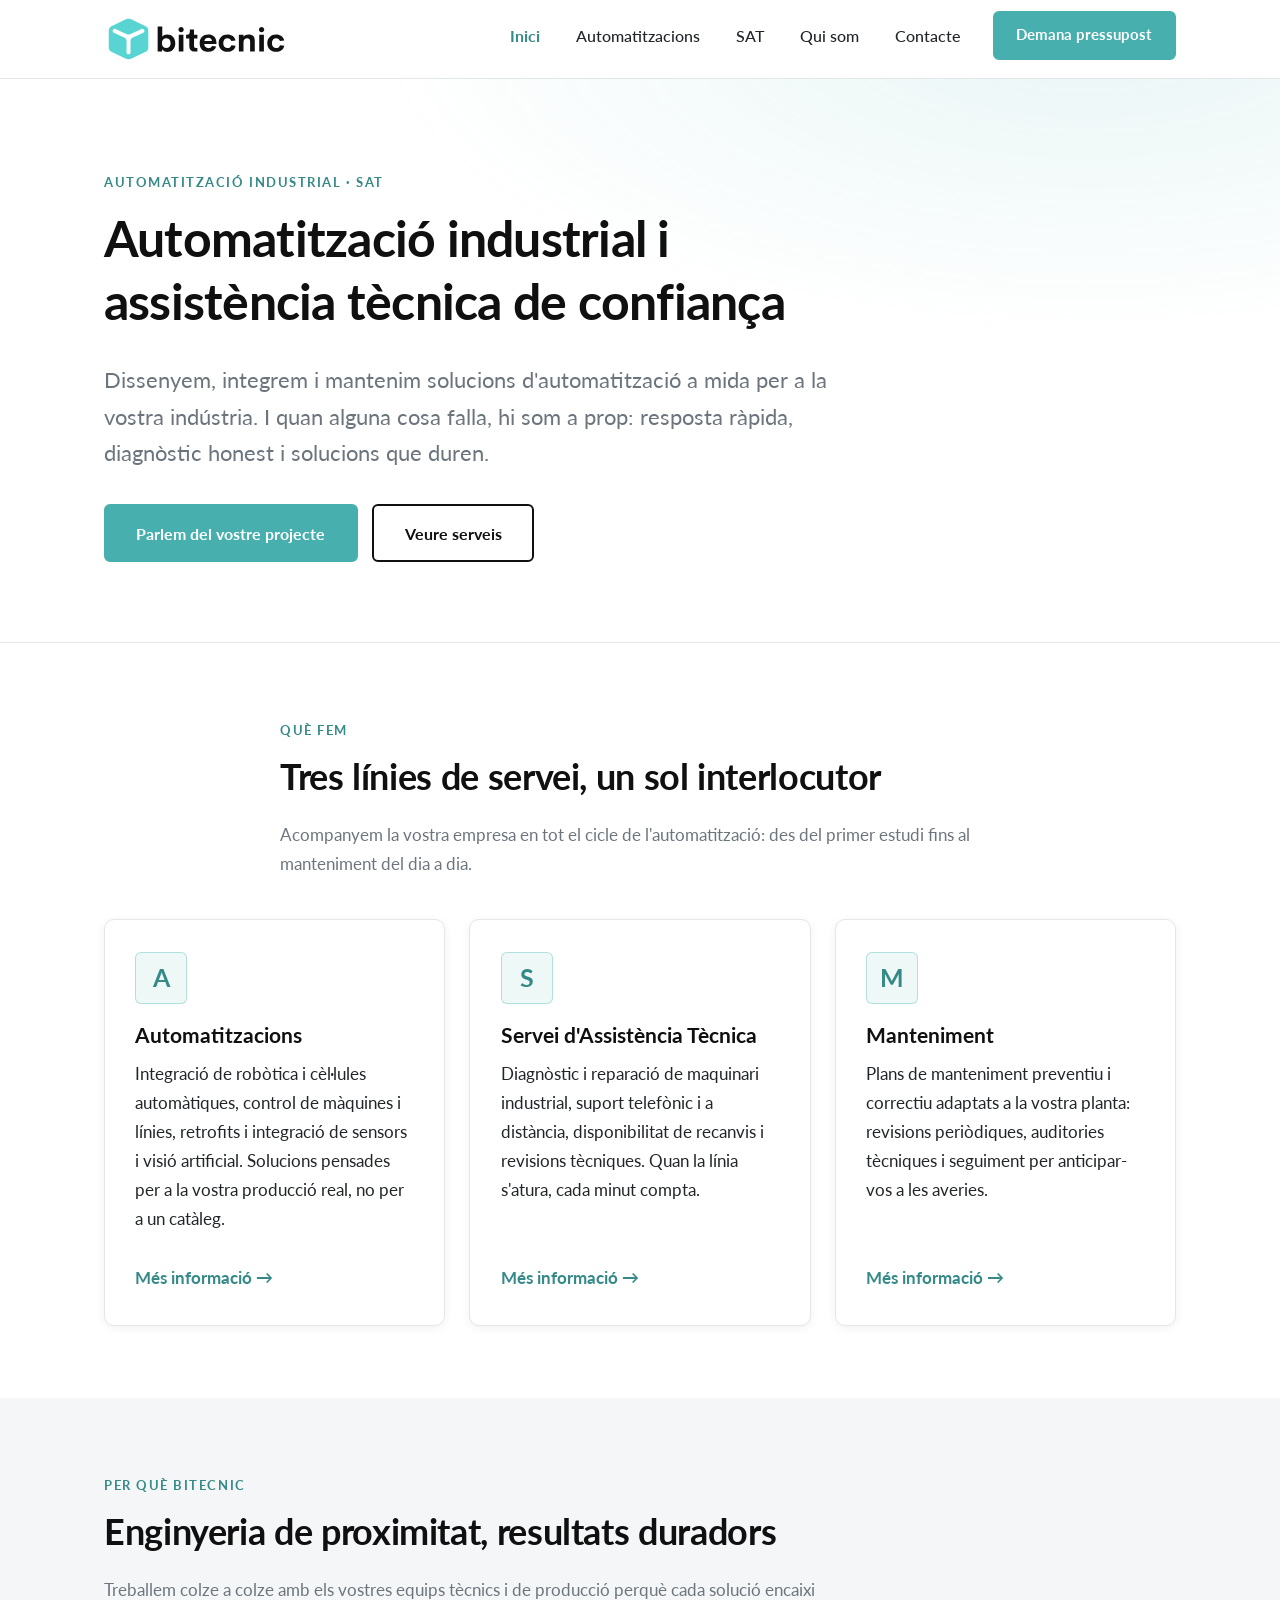
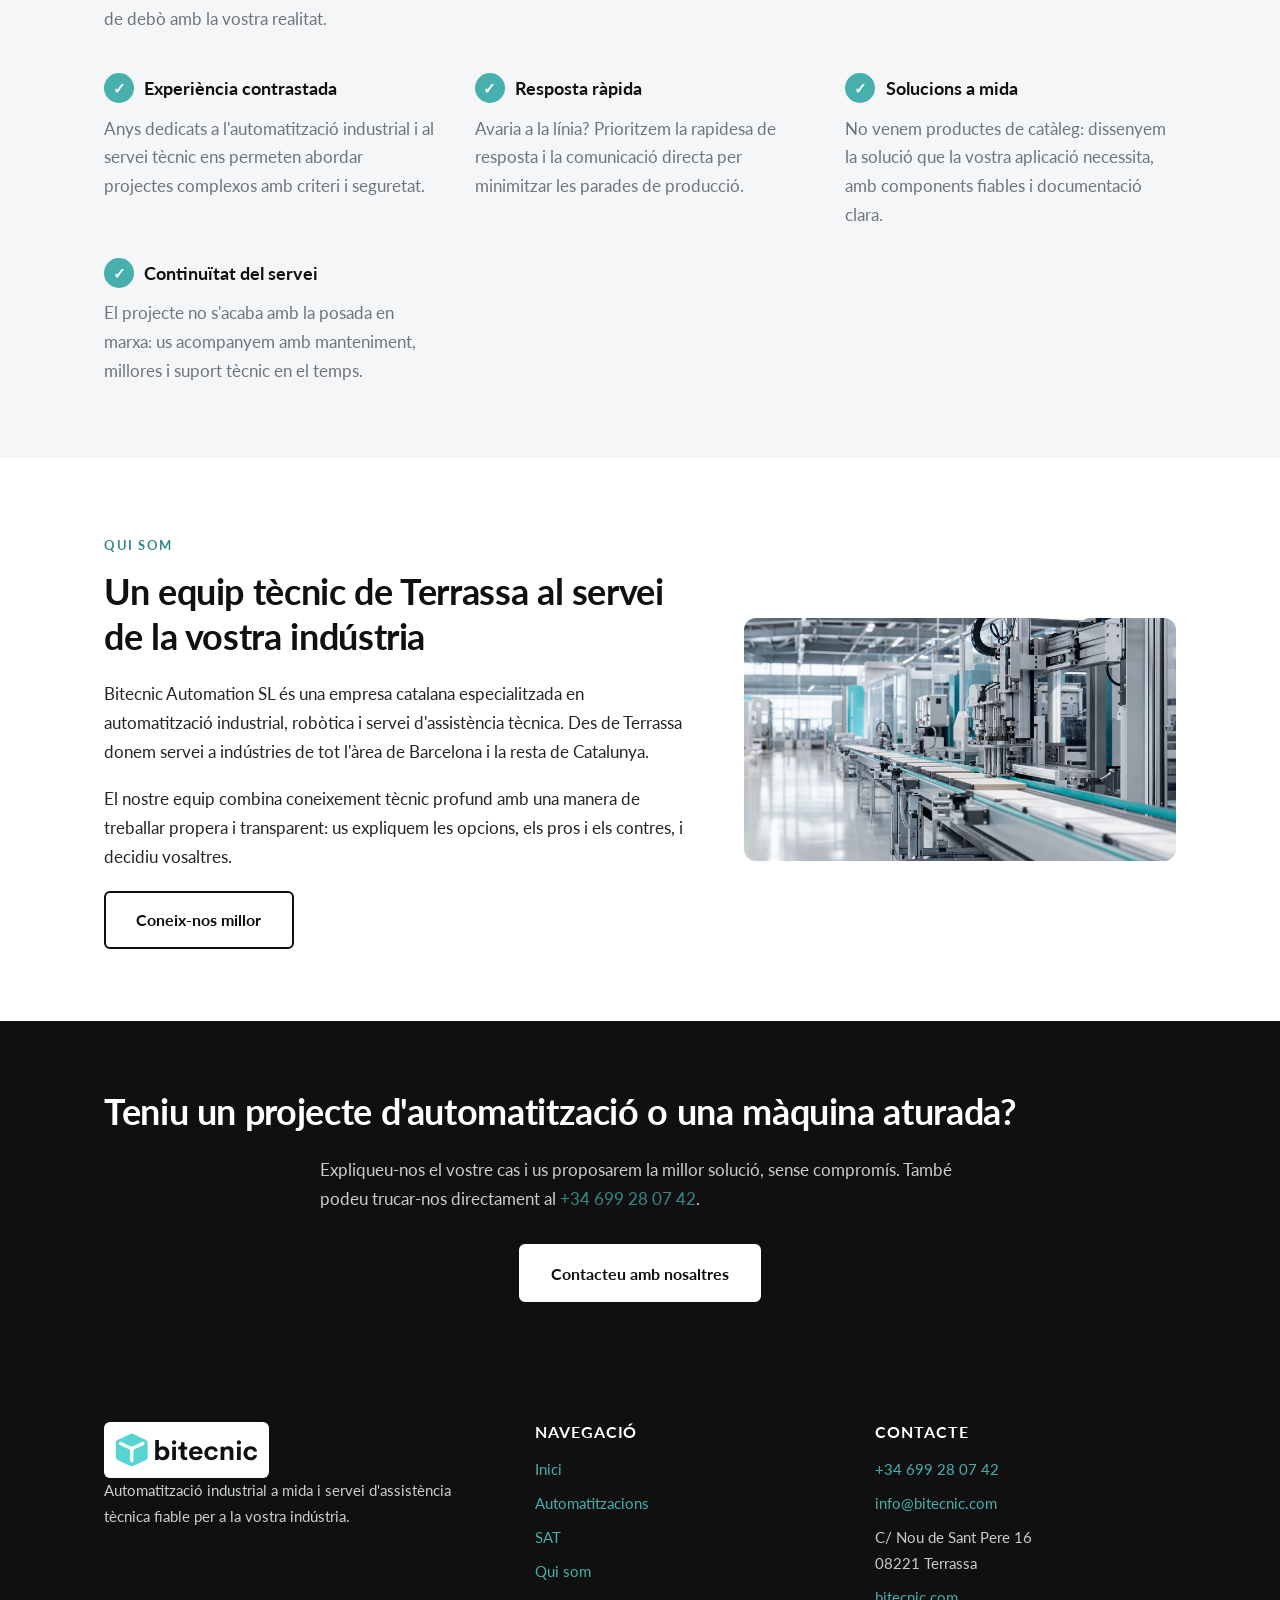
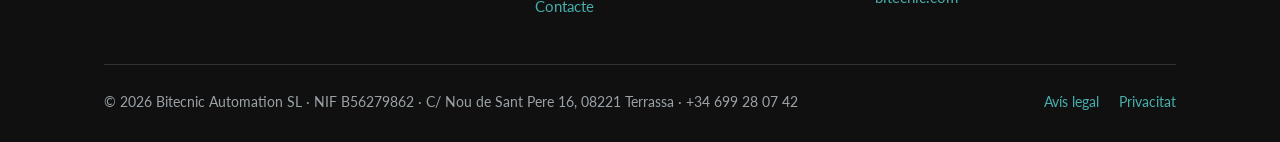
<file: index.html>
<!DOCTYPE html>
<html lang="ca">
<head>
  <meta charset="utf-8">
  <meta name="viewport" content="width=device-width, initial-scale=1">
  <title>Bitecnic Automation SL — Automatització industrial i assistència tècnica</title>
  <meta name="description" content="Bitecnic Automation SL, empresa de Terrassa especialitzada en automatització industrial a mida i servei d'assistència tècnica (SAT) per a maquinari i línies de producció.">
  <link rel="icon" type="image/svg+xml" href="assets/logos_drive/color_no_bg.svg">
  <link rel="preconnect" href="https://fonts.googleapis.com">
  <link rel="preconnect" href="https://fonts.gstatic.com" crossorigin>
  <link href="https://fonts.googleapis.com/css2?family=Lato:wght@300;400;500;700&display=swap" rel="stylesheet">
  <link rel="stylesheet" href="styles.css">
</head>
<body>
  <a class="saltar" href="#contingut">Salta al contingut principal</a>

  <header class="capcalera">
    <div class="contenidor capcalera__interior">
      <a class="logo" href="index.html">
        <img src="assets/logos_drive/color_no_bg.svg" alt="Bitecnic Automation SL — inici">
      </a>
      <button class="nav__alternador" type="button" aria-expanded="false" aria-controls="menu-principal">
        <span></span><span></span><span></span>
        <span class="sr-only">Obre el menú de navegació</span>
      </button>
      <nav class="nav" id="menu-principal" aria-label="Menú principal">
        <ul class="nav__llista">
          <li><a class="nav__enllac" href="index.html" aria-current="page">Inici</a></li>
          <li><a class="nav__enllac" href="automatitzacions.html">Automatitzacions</a></li>
          <li><a class="nav__enllac" href="sat.html">SAT</a></li>
          <li><a class="nav__enllac" href="nosaltres.html">Qui som</a></li>
          <li><a class="nav__enllac" href="contacte.html">Contacte</a></li>
          <li><a class="boto nav__cta" href="contacte.html">Demana pressupost</a></li>
        </ul>
      </nav>
    </div>
  </header>

  <main id="contingut">
    <!-- Hero -->
    <section class="hero">
      <div class="contenidor">
        <div class="hero__contingut">
          <span class="etiqueta">Automatització industrial · SAT</span>
          <h1>Automatització industrial i assistència tècnica de confiança</h1>
          <p class="hero__subtitol">Dissenyem, integrem i mantenim solucions d'automatització a mida per a la vostra indústria. I quan alguna cosa falla, hi som a prop: resposta ràpida, diagnòstic honest i solucions que duren.</p>
          <div class="hero__accions">
            <a class="boto" href="contacte.html">Parlem del vostre projecte</a>
            <a class="boto boto--secundari" href="automatitzacions.html">Veure serveis</a>
          </div>
        </div>
      </div>
    </section>

    <!-- Serveis -->
    <section class="seccio" aria-labelledby="titol-serveis">
      <div class="contenidor">
        <div class="intro intro--centre text-centre">
          <span class="etiqueta">Què fem</span>
          <h2 id="titol-serveis">Tres línies de servei, un sol interlocutor</h2>
          <p>Acompanyem la vostra empresa en tot el cicle de l'automatització: des del primer estudi fins al manteniment del dia a dia.</p>
        </div>
        <div class="guarnicio">
          <article class="targeta">
            <div class="targeta__icona" aria-hidden="true">A</div>
            <h3>Automatitzacions</h3>
            <p>Integració de robòtica i cèl·lules automàtiques, control de màquines i línies, retrofits i integració de sensors i visió artificial. Solucions pensades per a la vostra producció real, no per a un catàleg.</p>
            <a class="targeta__enllac" href="automatitzacions.html">Més informació</a>
          </article>
          <article class="targeta">
            <div class="targeta__icona" aria-hidden="true">S</div>
            <h3>Servei d'Assistència Tècnica</h3>
            <p>Diagnòstic i reparació de maquinari industrial, suport telefònic i a distància, disponibilitat de recanvis i revisions tècniques. Quan la línia s'atura, cada minut compta.</p>
            <a class="targeta__enllac" href="sat.html">Més informació</a>
          </article>
          <article class="targeta">
            <div class="targeta__icona" aria-hidden="true">M</div>
            <h3>Manteniment</h3>
            <p>Plans de manteniment preventiu i correctiu adaptats a la vostra planta: revisions periòdiques, auditories tècniques i seguiment per anticipar-vos a les averies.</p>
            <a class="targeta__enllac" href="sat.html#manteniment">Més informació</a>
          </article>
        </div>
      </div>
    </section>

    <!-- Avantatges -->
    <section class="seccio seccio--gris" aria-labelledby="titol-avantatges">
      <div class="contenidor">
        <div class="intro">
          <span class="etiqueta">Per què Bitecnic</span>
          <h2 id="titol-avantatges">Enginyeria de proximitat, resultats duradors</h2>
          <p>Treballem colze a colze amb els vostres equips tècnics i de producció perquè cada solució encaixi de debò amb la vostra realitat.</p>
        </div>
        <div class="llista-avantatges">
          <div class="avantatge">
            <h3><span class="avantatge__marca" aria-hidden="true">✓</span>Experiència contrastada</h3>
            <p>Anys dedicats a l'automatització industrial i al servei tècnic ens permeten abordar projectes complexos amb criteri i seguretat.</p>
          </div>
          <div class="avantatge">
            <h3><span class="avantatge__marca" aria-hidden="true">✓</span>Resposta ràpida</h3>
            <p>Avaria a la línia? Prioritzem la rapidesa de resposta i la comunicació directa per minimitzar les parades de producció.</p>
          </div>
          <div class="avantatge">
            <h3><span class="avantatge__marca" aria-hidden="true">✓</span>Solucions a mida</h3>
            <p>No venem productes de catàleg: dissenyem la solució que la vostra aplicació necessita, amb components fiables i documentació clara.</p>
          </div>
          <div class="avantatge">
            <h3><span class="avantatge__marca" aria-hidden="true">✓</span>Continuïtat del servei</h3>
            <p>El projecte no s'acaba amb la posada en marxa: us acompanyem amb manteniment, millores i suport tècnic en el temps.</p>
          </div>
        </div>
      </div>
    </section>

    <!-- Qui som (resum) -->
    <section class="seccio" aria-labelledby="titol-qui-som">
      <div class="contenidor">
        <div class="dues-columnes">
          <div>
            <span class="etiqueta">Qui som</span>
            <h2 id="titol-qui-som">Un equip tècnic de Terrassa al servei de la vostra indústria</h2>
            <p>Bitecnic Automation SL és una empresa catalana especialitzada en automatització industrial, robòtica i servei d'assistència tècnica. Des de Terrassa donem servei a indústries de tot l'àrea de Barcelona i la resta de Catalunya.</p>
            <p>El nostre equip combina coneixement tècnic profund amb una manera de treballar propera i transparent: us expliquem les opcions, els pros i els contres, i decidiu vosaltres.</p>
            <a class="boto boto--secundari" href="nosaltres.html">Coneix-nos millor</a>
          </div>
          <img class="foto" src="assets/fotos/linia_produccio.png" alt="Línia de producció automatitzada">
        </div>
      </div>
    </section>

    <!-- CTA final -->
    <section class="cta-final text-centre" aria-labelledby="titol-cta">
      <div class="contenidor">
        <h2 id="titol-cta">Teniu un projecte d'automatització o una màquina aturada?</h2>
        <p>Expliqueu-nos el vostre cas i us proposarem la millor solució, sense compromís. També podeu trucar-nos directament al <a href="tel:+34699280742">+34 699 28 07 42</a>.</p>
        <div class="hero__accions">
          <a class="boto boto--clar" href="contacte.html">Contacteu amb nosaltres</a>
        </div>
      </div>
    </section>
  </main>

  <footer class="peu">
    <div class="contenidor">
      <div class="peu__graella">
        <div class="peu__logo">
          <img src="assets/logos_drive/color_no_bg.svg" alt="Bitecnic Automation SL">
          <p>Automatització industrial a mida i servei d'assistència tècnica fiable per a la vostra indústria.</p>
        </div>
        <div>
          <h3>Navegació</h3>
          <ul>
            <li><a href="index.html">Inici</a></li>
            <li><a href="automatitzacions.html">Automatitzacions</a></li>
            <li><a href="sat.html">SAT</a></li>
            <li><a href="nosaltres.html">Qui som</a></li>
            <li><a href="contacte.html">Contacte</a></li>
          </ul>
        </div>
        <div>
          <h3>Contacte</h3>
          <ul>
            <li><a href="tel:+34699280742">+34 699 28 07 42</a></li>
            <li><a href="mailto:info@bitecnic.com">info@bitecnic.com</a></li>
            <li>C/ Nou de Sant Pere 16<br>08221 Terrassa</li>
            <li><a href="https://bitecnic.com" rel="noopener">bitecnic.com</a></li>
          </ul>
        </div>
      </div>
      <div class="peu__legal">
        <p>© 2026 Bitecnic Automation SL · NIF B56279862 · C/ Nou de Sant Pere 16, 08221 Terrassa · +34 699 28 07 42</p>
        <div class="peu__legal-links">
          <a href="avis-legal.html">Avís legal</a>
          <a href="privacitat.html">Privacitat</a>
        </div>
      </div>
    </div>
  </footer>

  <script src="main.js"></script>
</body>
</html>
</file>
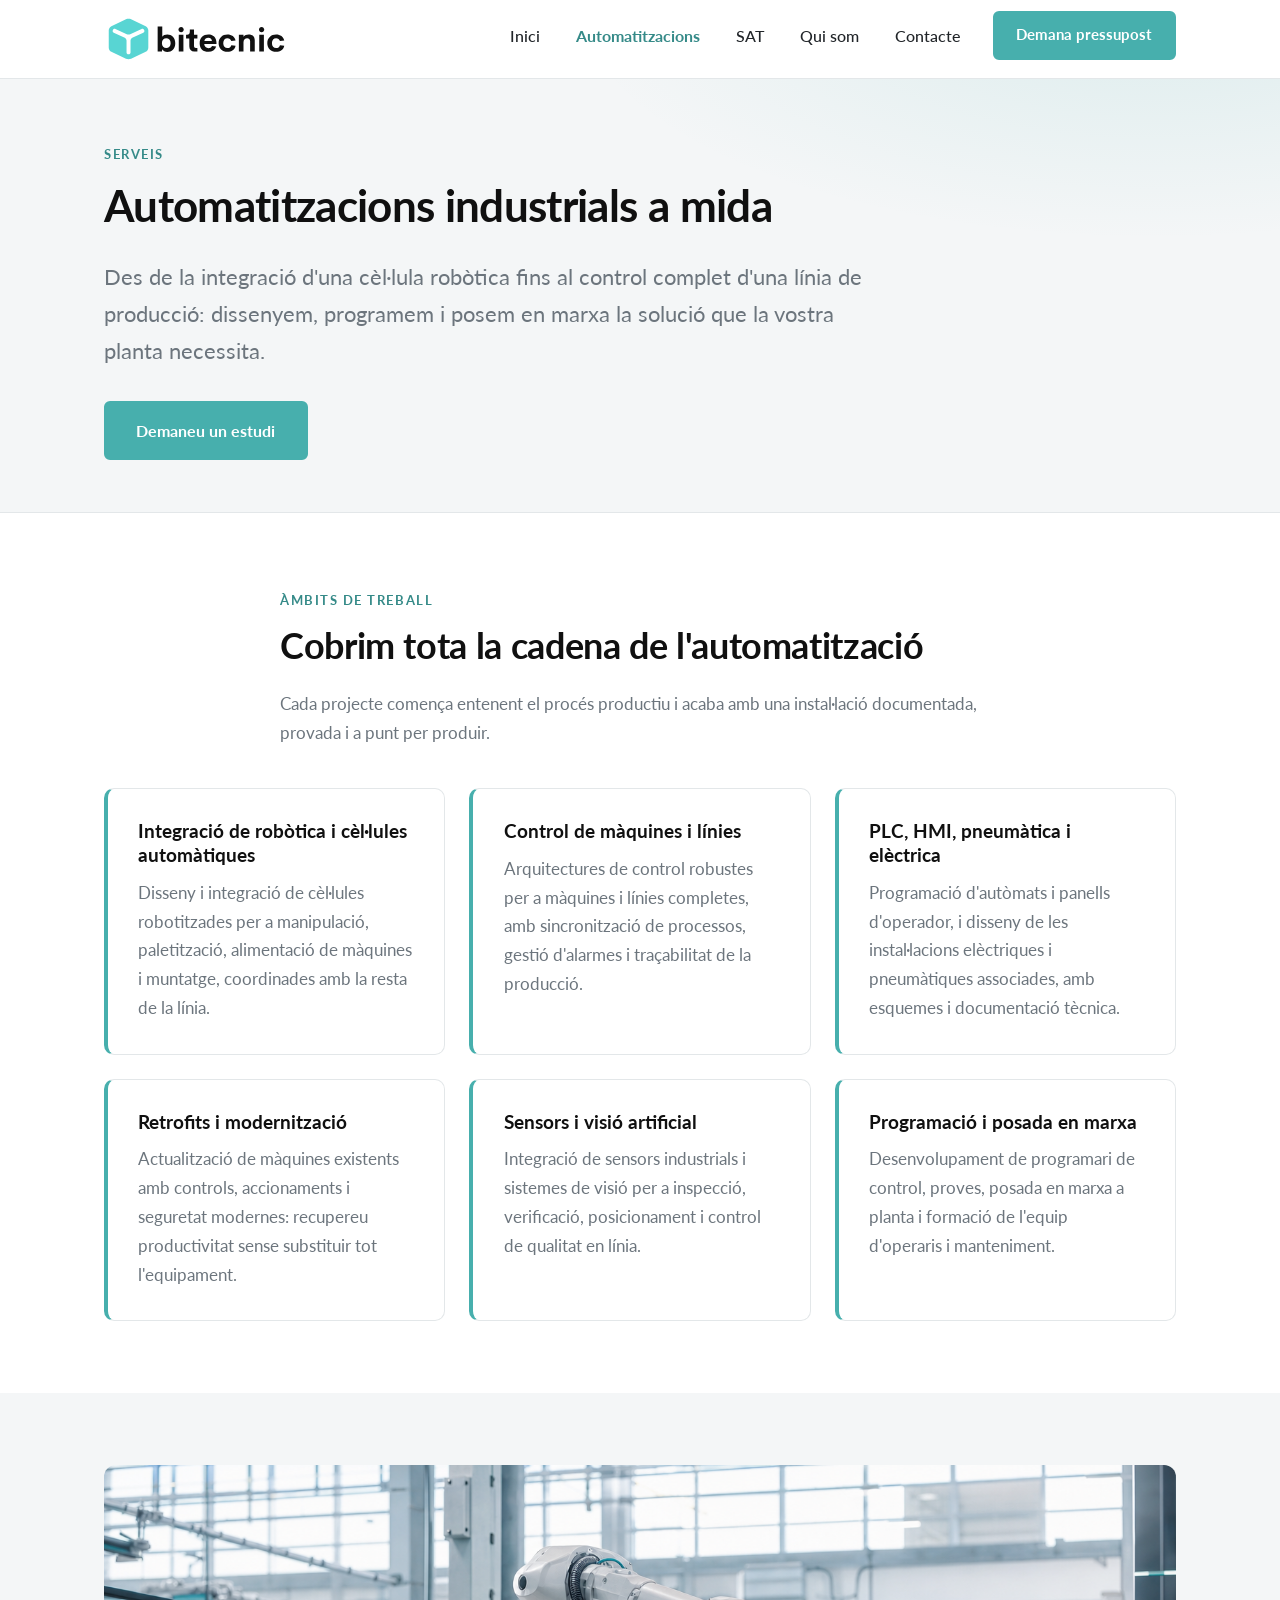
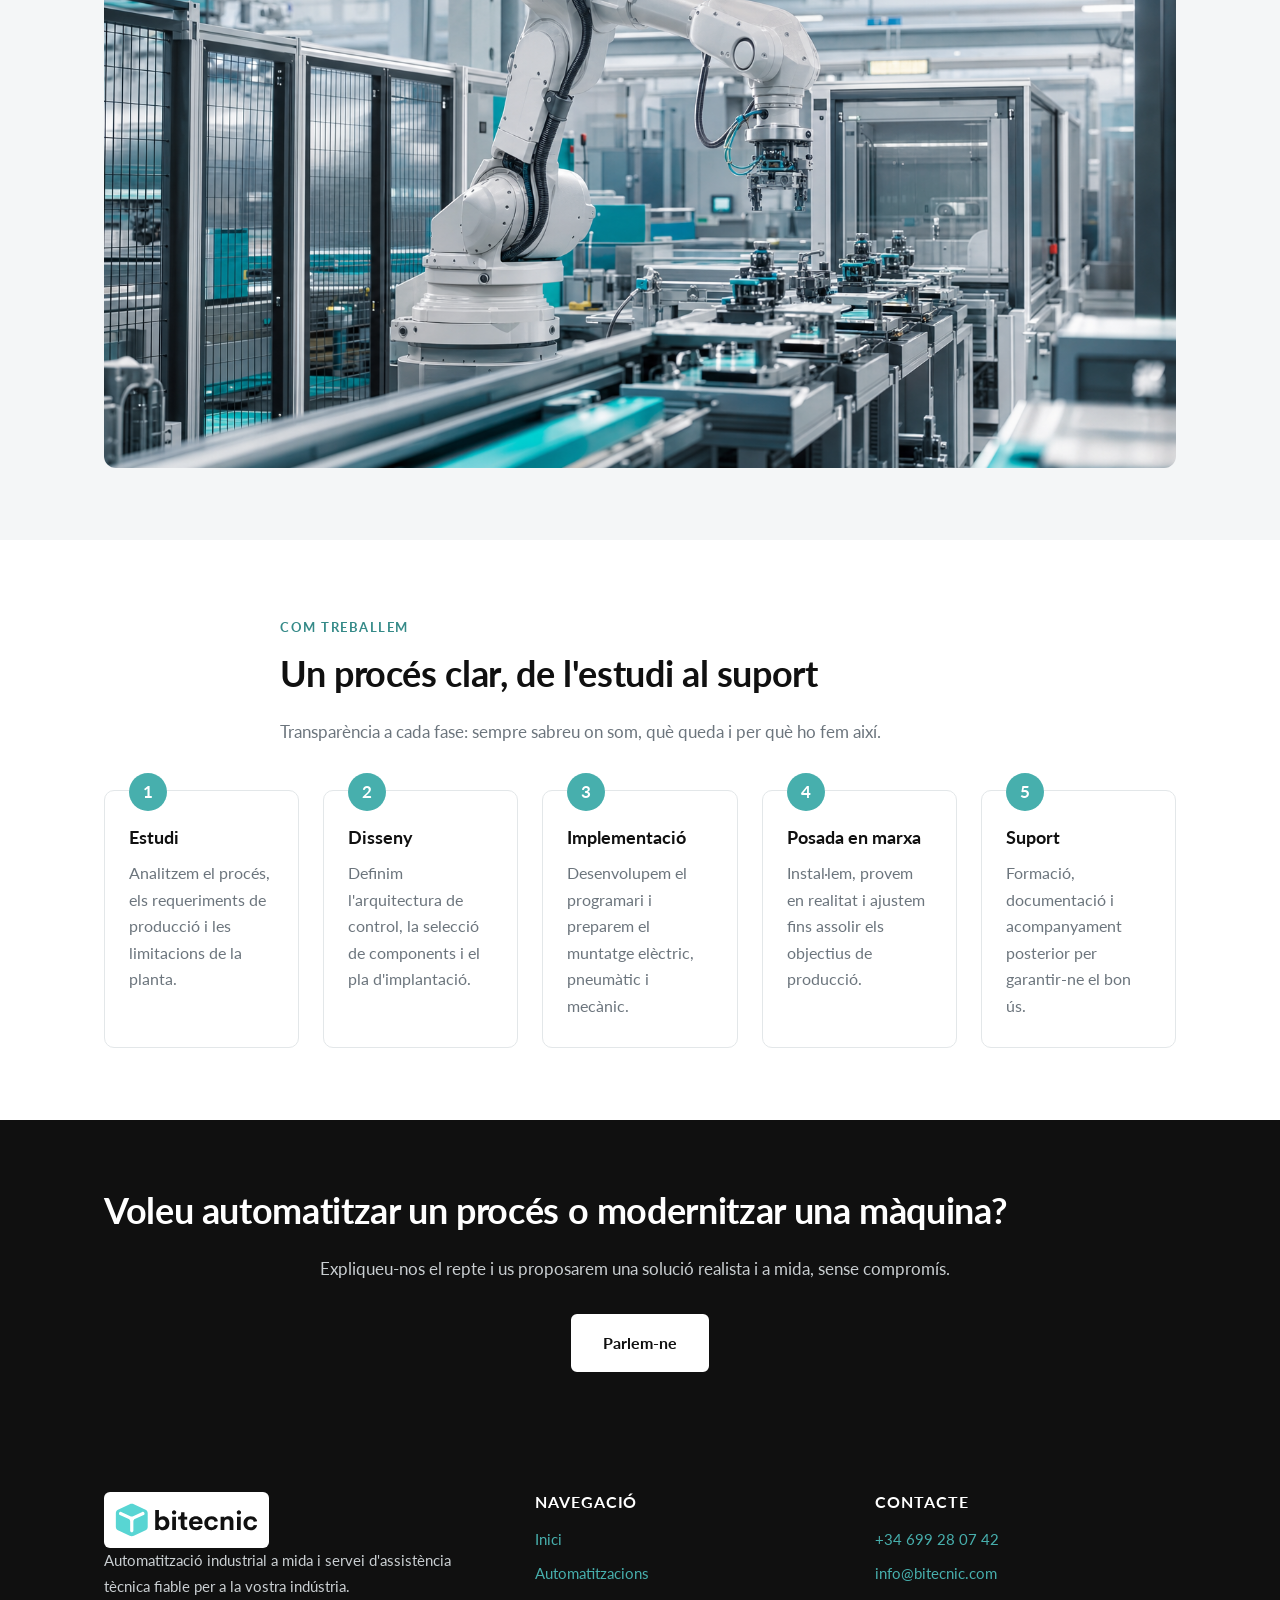
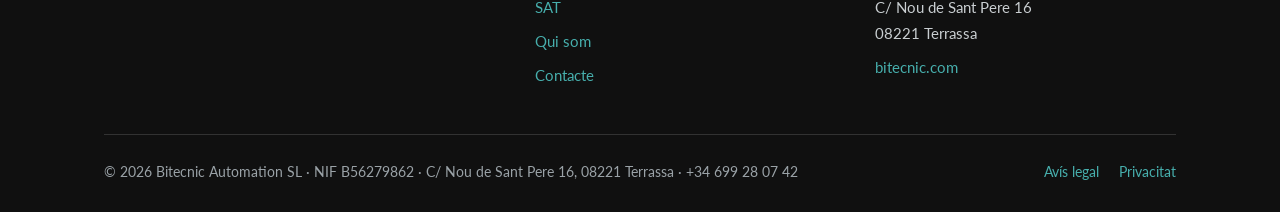
<file: automatitzacions.html>
<!DOCTYPE html>
<html lang="ca">
<head>
  <meta charset="utf-8">
  <meta name="viewport" content="width=device-width, initial-scale=1">
  <title>Automatitzacions — Bitecnic Automation SL</title>
  <meta name="description" content="Serveis d'automatització industrial: integració de robòtica i cèl·lules automàtiques, control de màquines i línies, PLC i HMI, retrofits, sensors i visió artificial, i posada en marxa.">
  <link rel="icon" type="image/svg+xml" href="assets/logos_drive/color_no_bg.svg">
  <link rel="preconnect" href="https://fonts.googleapis.com">
  <link rel="preconnect" href="https://fonts.gstatic.com" crossorigin>
  <link href="https://fonts.googleapis.com/css2?family=Lato:wght@300;400;500;700&display=swap" rel="stylesheet">
  <link rel="stylesheet" href="styles.css">
</head>
<body>
  <a class="saltar" href="#contingut">Salta al contingut principal</a>

  <header class="capcalera">
    <div class="contenidor capcalera__interior">
      <a class="logo" href="index.html">
        <img src="assets/logos_drive/color_no_bg.svg" alt="Bitecnic Automation SL — inici">
      </a>
      <button class="nav__alternador" type="button" aria-expanded="false" aria-controls="menu-principal">
        <span></span><span></span><span></span>
        <span class="sr-only">Obre el menú de navegació</span>
      </button>
      <nav class="nav" id="menu-principal" aria-label="Menú principal">
        <ul class="nav__llista">
          <li><a class="nav__enllac" href="index.html">Inici</a></li>
          <li><a class="nav__enllac" href="automatitzacions.html" aria-current="page">Automatitzacions</a></li>
          <li><a class="nav__enllac" href="sat.html">SAT</a></li>
          <li><a class="nav__enllac" href="nosaltres.html">Qui som</a></li>
          <li><a class="nav__enllac" href="contacte.html">Contacte</a></li>
          <li><a class="boto nav__cta" href="contacte.html">Demana pressupost</a></li>
        </ul>
      </nav>
    </div>
  </header>

  <main id="contingut">
    <!-- Hero intern -->
    <section class="hero hero--intern">
      <div class="contenidor">
        <div class="hero__contingut">
          <span class="etiqueta">Serveis</span>
          <h1>Automatitzacions industrials a mida</h1>
          <p class="hero__subtitol">Des de la integració d'una cèl·lula robòtica fins al control complet d'una línia de producció: dissenyem, programem i posem en marxa la solució que la vostra planta necessita.</p>
          <div class="hero__accions">
            <a class="boto" href="contacte.html">Demaneu un estudi</a>
          </div>
        </div>
      </div>
    </section>

    <!-- Serveis detallats -->
    <section class="seccio" aria-labelledby="titol-serveis">
      <div class="contenidor">
        <div class="intro intro--centre text-centre">
          <span class="etiqueta">Àmbits de treball</span>
          <h2 id="titol-serveis">Cobrim tota la cadena de l'automatització</h2>
          <p>Cada projecte comença entenent el procés productiu i acaba amb una instal·lació documentada, provada i a punt per produir.</p>
        </div>
        <div class="serveis-detall">
          <article class="servei-detall">
            <h3>Integració de robòtica i cèl·lules automàtiques</h3>
            <p>Disseny i integració de cèl·lules robotitzades per a manipulació, paletització, alimentació de màquines i muntatge, coordinades amb la resta de la línia.</p>
          </article>
          <article class="servei-detall">
            <h3>Control de màquines i línies</h3>
            <p>Arquitectures de control robustes per a màquines i línies completes, amb sincronització de processos, gestió d'alarmes i traçabilitat de la producció.</p>
          </article>
          <article class="servei-detall">
            <h3>PLC, HMI, pneumàtica i elèctrica</h3>
            <p>Programació d'autòmats i panells d'operador, i disseny de les instal·lacions elèctriques i pneumàtiques associades, amb esquemes i documentació tècnica.</p>
          </article>
          <article class="servei-detall">
            <h3>Retrofits i modernització</h3>
            <p>Actualització de màquines existents amb controls, accionaments i seguretat modernes: recupereu productivitat sense substituir tot l'equipament.</p>
          </article>
          <article class="servei-detall">
            <h3>Sensors i visió artificial</h3>
            <p>Integració de sensors industrials i sistemes de visió per a inspecció, verificació, posicionament i control de qualitat en línia.</p>
          </article>
          <article class="servei-detall">
            <h3>Programació i posada en marxa</h3>
            <p>Desenvolupament de programari de control, proves, posada en marxa a planta i formació de l'equip d'operaris i manteniment.</p>
          </article>
        </div>
      </div>
    </section>

    <!-- Foto -->
    <section class="seccio seccio--gris" aria-label="Imatge de projecte">
      <div class="contenidor">
        <!-- TODO foto -->
        <img class="foto" src="assets/fotos/cella_robot.png" alt="Cèl·lula d'automatització amb robot industrial">
      </div>
    </section>

    <!-- Procés -->
    <section class="seccio" aria-labelledby="titol-proces">
      <div class="contenidor">
        <div class="intro intro--centre text-centre">
          <span class="etiqueta">Com treballem</span>
          <h2 id="titol-proces">Un procés clar, de l'estudi al suport</h2>
          <p>Transparència a cada fase: sempre sabreu on som, què queda i per què ho fem així.</p>
        </div>
        <div class="pasos">
          <div class="pas">
            <h3>Estudi</h3>
            <p>Analitzem el procés, els requeriments de producció i les limitacions de la planta.</p>
          </div>
          <div class="pas">
            <h3>Disseny</h3>
            <p>Definim l'arquitectura de control, la selecció de components i el pla d'implantació.</p>
          </div>
          <div class="pas">
            <h3>Implementació</h3>
            <p>Desenvolupem el programari i preparem el muntatge elèctric, pneumàtic i mecànic.</p>
          </div>
          <div class="pas">
            <h3>Posada en marxa</h3>
            <p>Instal·lem, provem en realitat i ajustem fins assolir els objectius de producció.</p>
          </div>
          <div class="pas">
            <h3>Suport</h3>
            <p>Formació, documentació i acompanyament posterior per garantir-ne el bon ús.</p>
          </div>
        </div>
      </div>
    </section>

    <!-- CTA final -->
    <section class="cta-final text-centre" aria-labelledby="titol-cta">
      <div class="contenidor">
        <h2 id="titol-cta">Voleu automatitzar un procés o modernitzar una màquina?</h2>
        <p>Expliqueu-nos el repte i us proposarem una solució realista i a mida, sense compromís.</p>
        <div class="hero__accions">
          <a class="boto boto--clar" href="contacte.html">Parlem-ne</a>
        </div>
      </div>
    </section>
  </main>

  <footer class="peu">
    <div class="contenidor">
      <div class="peu__graella">
        <div class="peu__logo">
          <img src="assets/logos_drive/color_no_bg.svg" alt="Bitecnic Automation SL">
          <p>Automatització industrial a mida i servei d'assistència tècnica fiable per a la vostra indústria.</p>
        </div>
        <div>
          <h3>Navegació</h3>
          <ul>
            <li><a href="index.html">Inici</a></li>
            <li><a href="automatitzacions.html">Automatitzacions</a></li>
            <li><a href="sat.html">SAT</a></li>
            <li><a href="nosaltres.html">Qui som</a></li>
            <li><a href="contacte.html">Contacte</a></li>
          </ul>
        </div>
        <div>
          <h3>Contacte</h3>
          <ul>
            <li><a href="tel:+34699280742">+34 699 28 07 42</a></li>
            <li><a href="mailto:info@bitecnic.com">info@bitecnic.com</a></li>
            <li>C/ Nou de Sant Pere 16<br>08221 Terrassa</li>
            <li><a href="https://bitecnic.com" rel="noopener">bitecnic.com</a></li>
          </ul>
        </div>
      </div>
      <div class="peu__legal">
        <p>© 2026 Bitecnic Automation SL · NIF B56279862 · C/ Nou de Sant Pere 16, 08221 Terrassa · +34 699 28 07 42</p>
        <div class="peu__legal-links">
          <a href="avis-legal.html">Avís legal</a>
          <a href="privacitat.html">Privacitat</a>
        </div>
      </div>
    </div>
  </footer>

  <script src="main.js"></script>
</body>
</html>
</file>
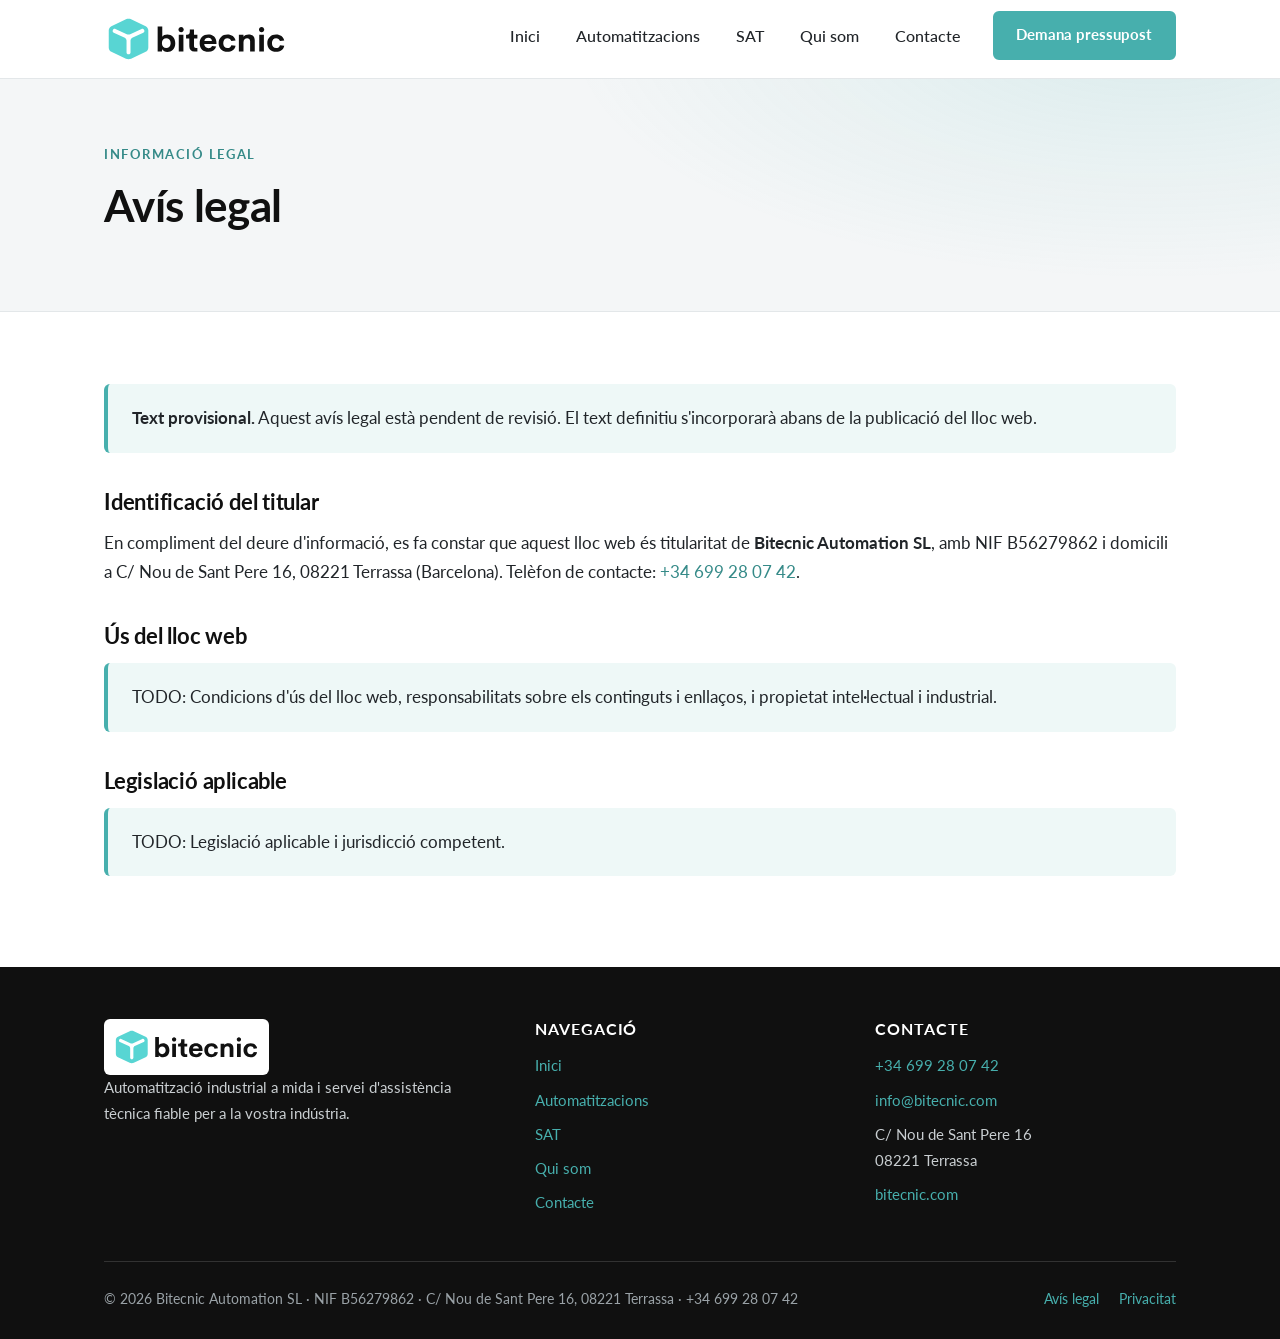
<file: avis-legal.html>
<!DOCTYPE html>
<html lang="ca">
<head>
  <meta charset="utf-8">
  <meta name="viewport" content="width=device-width, initial-scale=1">
  <title>Avís legal — Bitecnic Automation SL</title>
  <meta name="description" content="Avís legal del lloc web de Bitecnic Automation SL.">
  <link rel="icon" type="image/svg+xml" href="assets/logos_drive/color_no_bg.svg">
  <link rel="preconnect" href="https://fonts.googleapis.com">
  <link rel="preconnect" href="https://fonts.gstatic.com" crossorigin>
  <link href="https://fonts.googleapis.com/css2?family=Lato:wght@300;400;500;700&display=swap" rel="stylesheet">
  <link rel="stylesheet" href="styles.css">
</head>
<body>
  <a class="saltar" href="#contingut">Salta al contingut principal</a>

  <header class="capcalera">
    <div class="contenidor capcalera__interior">
      <a class="logo" href="index.html">
        <img src="assets/logos_drive/color_no_bg.svg" alt="Bitecnic Automation SL — inici">
      </a>
      <button class="nav__alternador" type="button" aria-expanded="false" aria-controls="menu-principal">
        <span></span><span></span><span></span>
        <span class="sr-only">Obre el menú de navegació</span>
      </button>
      <nav class="nav" id="menu-principal" aria-label="Menú principal">
        <ul class="nav__llista">
          <li><a class="nav__enllac" href="index.html">Inici</a></li>
          <li><a class="nav__enllac" href="automatitzacions.html">Automatitzacions</a></li>
          <li><a class="nav__enllac" href="sat.html">SAT</a></li>
          <li><a class="nav__enllac" href="nosaltres.html">Qui som</a></li>
          <li><a class="nav__enllac" href="contacte.html">Contacte</a></li>
          <li><a class="boto nav__cta" href="contacte.html">Demana pressupost</a></li>
        </ul>
      </nav>
    </div>
  </header>

  <main id="contingut">
    <section class="hero hero--intern">
      <div class="contenidor">
        <div class="hero__contingut">
          <span class="etiqueta">Informació legal</span>
          <h1>Avís legal</h1>
        </div>
      </div>
    </section>

    <section class="seccio">
      <div class="contenidor legal-contingut">
        <!-- TODO legal: text provisional. Cal revisar i completar amb l'assessorament
             legal corresponent abans de publicar la web. -->
        <p class="avís-destacat"><strong>Text provisional.</strong> Aquest avís legal està pendent de revisió. El text definitiu s'incorporarà abans de la publicació del lloc web.</p>

        <h2>Identificació del titular</h2>
        <p>En compliment del deure d'informació, es fa constar que aquest lloc web és titularitat de <strong>Bitecnic Automation SL</strong>, amb NIF B56279862 i domicili a C/ Nou de Sant Pere 16, 08221 Terrassa (Barcelona). Telèfon de contacte: <a href="tel:+34699280742">+34 699 28 07 42</a>.</p>

        <h2>Ús del lloc web</h2>
        <p class="avís-destacat">TODO: Condicions d'ús del lloc web, responsabilitats sobre els continguts i enllaços, i propietat intel·lectual i industrial.</p>

        <h2>Legislació aplicable</h2>
        <p class="avís-destacat">TODO: Legislació aplicable i jurisdicció competent.</p>
      </div>
    </section>
  </main>

  <footer class="peu">
    <div class="contenidor">
      <div class="peu__graella">
        <div class="peu__logo">
          <img src="assets/logos_drive/color_no_bg.svg" alt="Bitecnic Automation SL">
          <p>Automatització industrial a mida i servei d'assistència tècnica fiable per a la vostra indústria.</p>
        </div>
        <div>
          <h3>Navegació</h3>
          <ul>
            <li><a href="index.html">Inici</a></li>
            <li><a href="automatitzacions.html">Automatitzacions</a></li>
            <li><a href="sat.html">SAT</a></li>
            <li><a href="nosaltres.html">Qui som</a></li>
            <li><a href="contacte.html">Contacte</a></li>
          </ul>
        </div>
        <div>
          <h3>Contacte</h3>
          <ul>
            <li><a href="tel:+34699280742">+34 699 28 07 42</a></li>
            <li><a href="mailto:info@bitecnic.com">info@bitecnic.com</a></li>
            <li>C/ Nou de Sant Pere 16<br>08221 Terrassa</li>
            <li><a href="https://bitecnic.com" rel="noopener">bitecnic.com</a></li>
          </ul>
        </div>
      </div>
      <div class="peu__legal">
        <p>© 2026 Bitecnic Automation SL · NIF B56279862 · C/ Nou de Sant Pere 16, 08221 Terrassa · +34 699 28 07 42</p>
        <div class="peu__legal-links">
          <a href="avis-legal.html">Avís legal</a>
          <a href="privacitat.html">Privacitat</a>
        </div>
      </div>
    </div>
  </footer>

  <script src="main.js"></script>
</body>
</html>
</file>
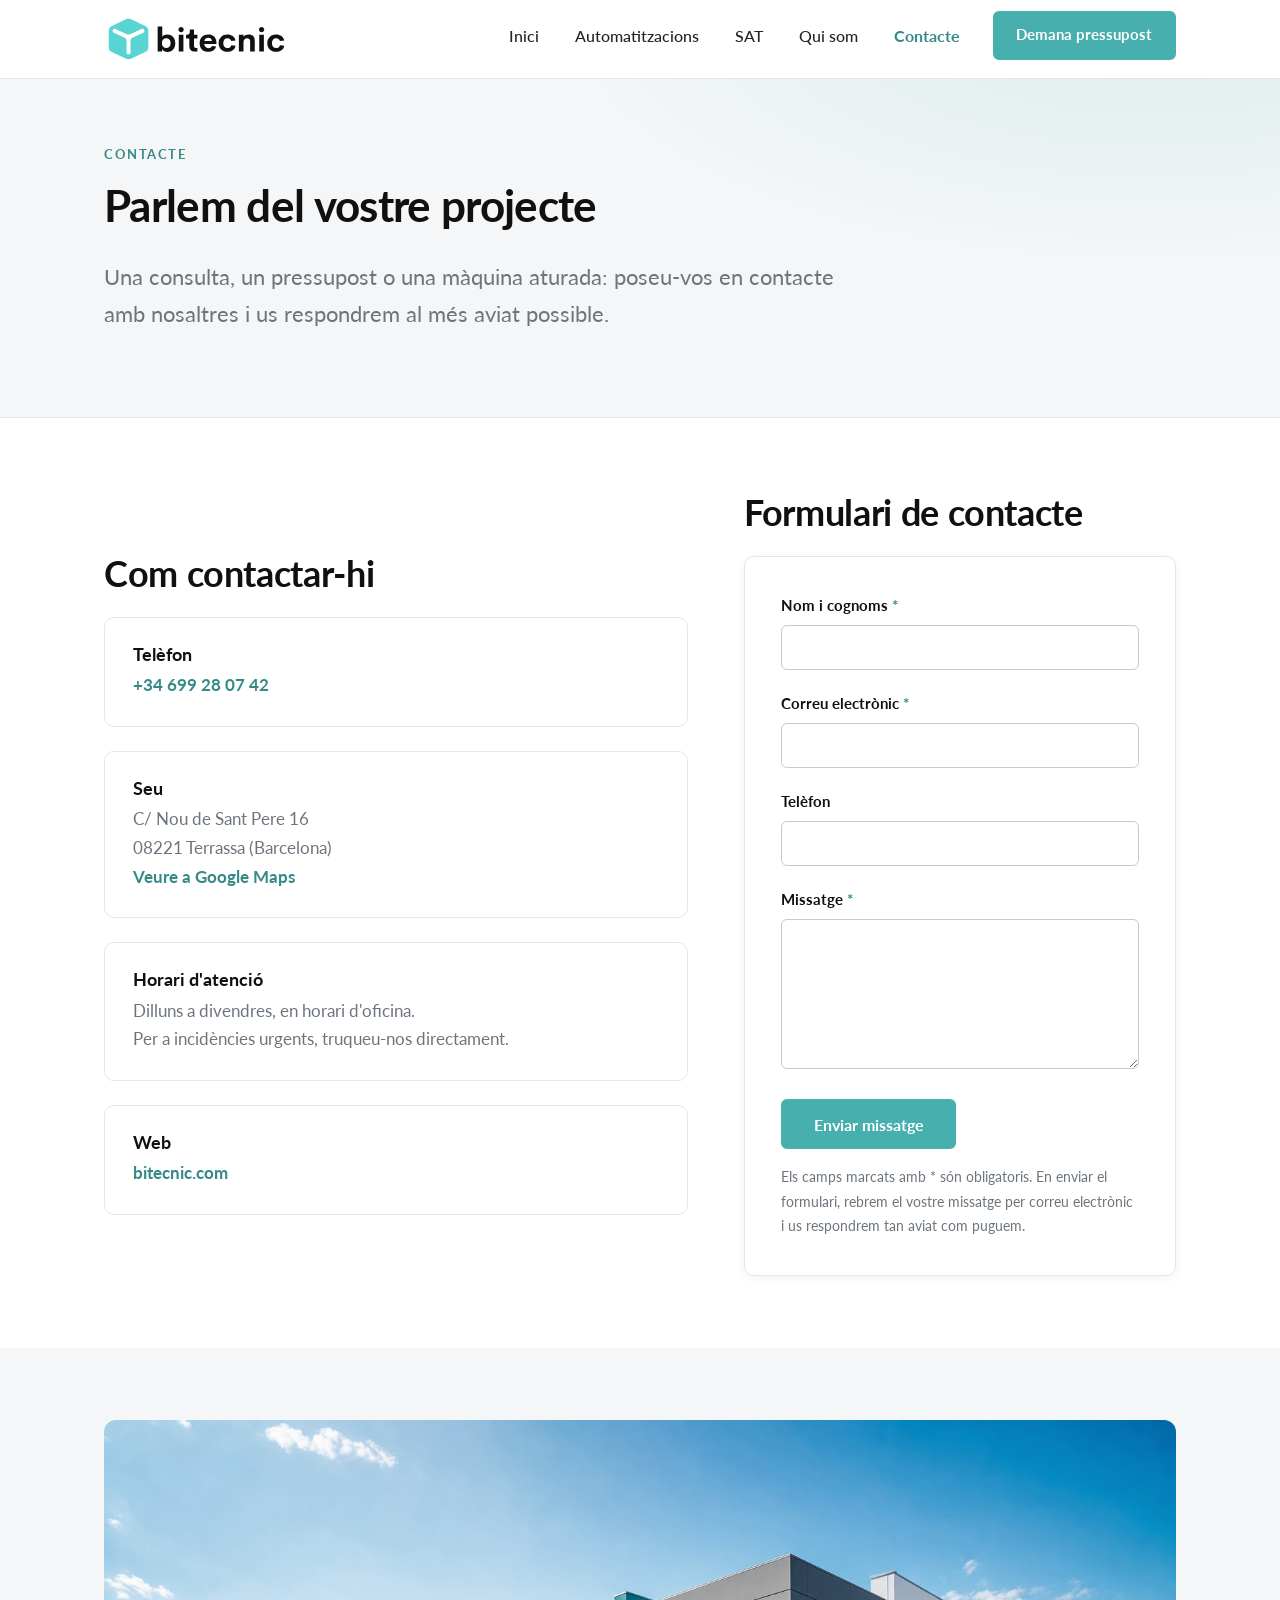
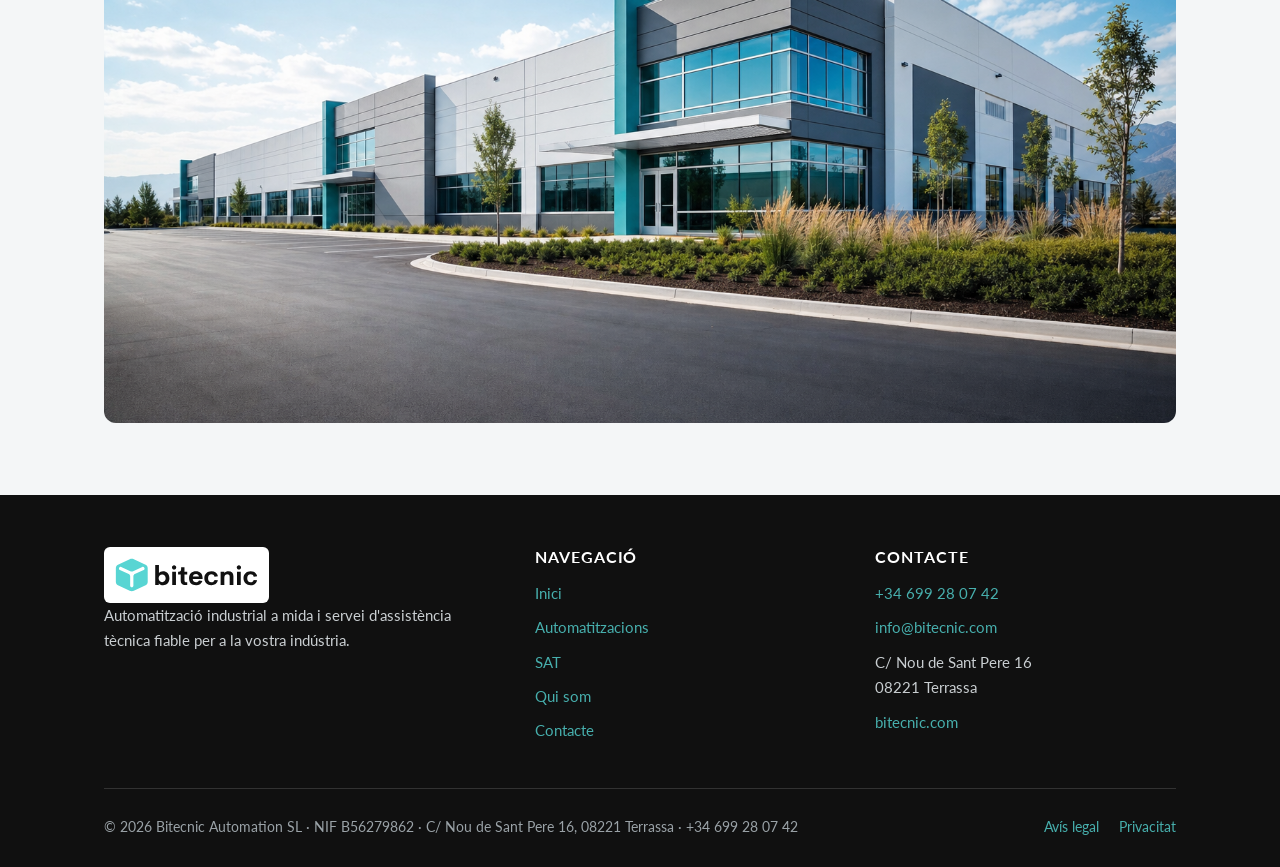
<file: contacte.html>
<!DOCTYPE html>
<html lang="ca">
<head>
  <meta charset="utf-8">
  <meta name="viewport" content="width=device-width, initial-scale=1">
  <title>Contacte — Bitecnic Automation SL</title>
  <meta name="description" content="Contacteu amb Bitecnic Automation SL: telèfon +34 699 28 07 42, seu a Terrassa (C/ Nou de Sant Pere 16) i formulari de contacte per a projectes d'automatització i assistència tècnica.">
  <link rel="icon" type="image/svg+xml" href="assets/logos_drive/color_no_bg.svg">
  <link rel="preconnect" href="https://fonts.googleapis.com">
  <link rel="preconnect" href="https://fonts.gstatic.com" crossorigin>
  <link href="https://fonts.googleapis.com/css2?family=Lato:wght@300;400;500;700&display=swap" rel="stylesheet">
  <link rel="stylesheet" href="styles.css">
</head>
<body>
  <a class="saltar" href="#contingut">Salta al contingut principal</a>

  <header class="capcalera">
    <div class="contenidor capcalera__interior">
      <a class="logo" href="index.html">
        <img src="assets/logos_drive/color_no_bg.svg" alt="Bitecnic Automation SL — inici">
      </a>
      <button class="nav__alternador" type="button" aria-expanded="false" aria-controls="menu-principal">
        <span></span><span></span><span></span>
        <span class="sr-only">Obre el menú de navegació</span>
      </button>
      <nav class="nav" id="menu-principal" aria-label="Menú principal">
        <ul class="nav__llista">
          <li><a class="nav__enllac" href="index.html">Inici</a></li>
          <li><a class="nav__enllac" href="automatitzacions.html">Automatitzacions</a></li>
          <li><a class="nav__enllac" href="sat.html">SAT</a></li>
          <li><a class="nav__enllac" href="nosaltres.html">Qui som</a></li>
          <li><a class="nav__enllac" href="contacte.html" aria-current="page">Contacte</a></li>
          <li><a class="boto nav__cta" href="contacte.html">Demana pressupost</a></li>
        </ul>
      </nav>
    </div>
  </header>

  <main id="contingut">
    <!-- Hero intern -->
    <section class="hero hero--intern">
      <div class="contenidor">
        <div class="hero__contingut">
          <span class="etiqueta">Contacte</span>
          <h1>Parlem del vostre projecte</h1>
          <p class="hero__subtitol">Una consulta, un pressupost o una màquina aturada: poseu-vos en contacte amb nosaltres i us respondrem al més aviat possible.</p>
        </div>
      </div>
    </section>

    <!-- Dades + formulari -->
    <section class="seccio" aria-labelledby="titol-contacte">
      <div class="contenidor">
        <div class="dues-columnes">
          <div>
            <h2 id="titol-contacte">Com contactar-hi</h2>
            <div class="dades-contacte">
              <div class="dada">
                <h3>Telèfon</h3>
                <p><a href="tel:+34699280742">+34 699 28 07 42</a></p>
              </div>
              <div class="dada">
                <h3>Seu</h3>
                <p>C/ Nou de Sant Pere 16<br>08221 Terrassa (Barcelona)<br>
                  <a href="https://www.google.com/maps/search/?api=1&amp;query=Av.+Can+Bordoll+119+D7,+08221+Terrassa" target="_blank" rel="noopener">Veure a Google Maps</a>
                </p>
              </div>
              <div class="dada">
                <h3>Horari d'atenció</h3>
                <p>Dilluns a divendres, en horari d'oficina.<br>Per a incidències urgents, truqueu-nos directament.</p>
              </div>
              <div class="dada">
                <h3>Web</h3>
                <p><a href="https://bitecnic.com" rel="noopener">bitecnic.com</a></p>
              </div>
            </div>
          </div>

          <div>
            <h2>Formulari de contacte</h2>
            <!-- TODO backend: cal connectar aquest formulari a un servei de correu
                 (action='' actual). Quan hi hagi backend, indicar-ne l'URL a action. -->
            <form class="formulari" action="" method="post" novalidate>
              <div class="camp">
                <label for="nom">Nom i cognoms <span class="obligatori" aria-hidden="true">*</span></label>
                <input type="text" id="nom" name="nom" autocomplete="name" required>
              </div>
              <div class="camp">
                <label for="correu">Correu electrònic <span class="obligatori" aria-hidden="true">*</span></label>
                <input type="email" id="correu" name="correu" autocomplete="email" required>
              </div>
              <div class="camp">
                <label for="telefon">Telèfon</label>
                <input type="tel" id="telefon" name="telefon" autocomplete="tel">
              </div>
              <div class="camp">
                <label for="missatge">Missatge <span class="obligatori" aria-hidden="true">*</span></label>
                <textarea id="missatge" name="missatge" required></textarea>
              </div>
              <button class="boto" type="submit">Enviar missatge</button>
              <p class="formulari__nota">Els camps marcats amb * són obligatoris. En enviar el formulari, rebrem el vostre missatge per correu electrònic i us respondrem tan aviat com puguem.</p>
            </form>
          </div>
        </div>
      </div>
    </section>

    <!-- Foto -->
    <section class="seccio seccio--gris" aria-label="Imatge de contacte">
      <div class="contenidor">
        <img class="foto" src="assets/fotos/entorn_industrial.png" alt="Entorn industrial on treballem">
      </div>
    </section>
  </main>

  <footer class="peu">
    <div class="contenidor">
      <div class="peu__graella">
        <div class="peu__logo">
          <img src="assets/logos_drive/color_no_bg.svg" alt="Bitecnic Automation SL">
          <p>Automatització industrial a mida i servei d'assistència tècnica fiable per a la vostra indústria.</p>
        </div>
        <div>
          <h3>Navegació</h3>
          <ul>
            <li><a href="index.html">Inici</a></li>
            <li><a href="automatitzacions.html">Automatitzacions</a></li>
            <li><a href="sat.html">SAT</a></li>
            <li><a href="nosaltres.html">Qui som</a></li>
            <li><a href="contacte.html">Contacte</a></li>
          </ul>
        </div>
        <div>
          <h3>Contacte</h3>
          <ul>
            <li><a href="tel:+34699280742">+34 699 28 07 42</a></li>
            <li><a href="mailto:info@bitecnic.com">info@bitecnic.com</a></li>
            <li>C/ Nou de Sant Pere 16<br>08221 Terrassa</li>
            <li><a href="https://bitecnic.com" rel="noopener">bitecnic.com</a></li>
          </ul>
        </div>
      </div>
      <div class="peu__legal">
        <p>© 2026 Bitecnic Automation SL · NIF B56279862 · C/ Nou de Sant Pere 16, 08221 Terrassa · +34 699 28 07 42</p>
        <div class="peu__legal-links">
          <a href="avis-legal.html">Avís legal</a>
          <a href="privacitat.html">Privacitat</a>
        </div>
      </div>
    </div>
  </footer>

  <script src="main.js"></script>
</body>
</html>
</file>
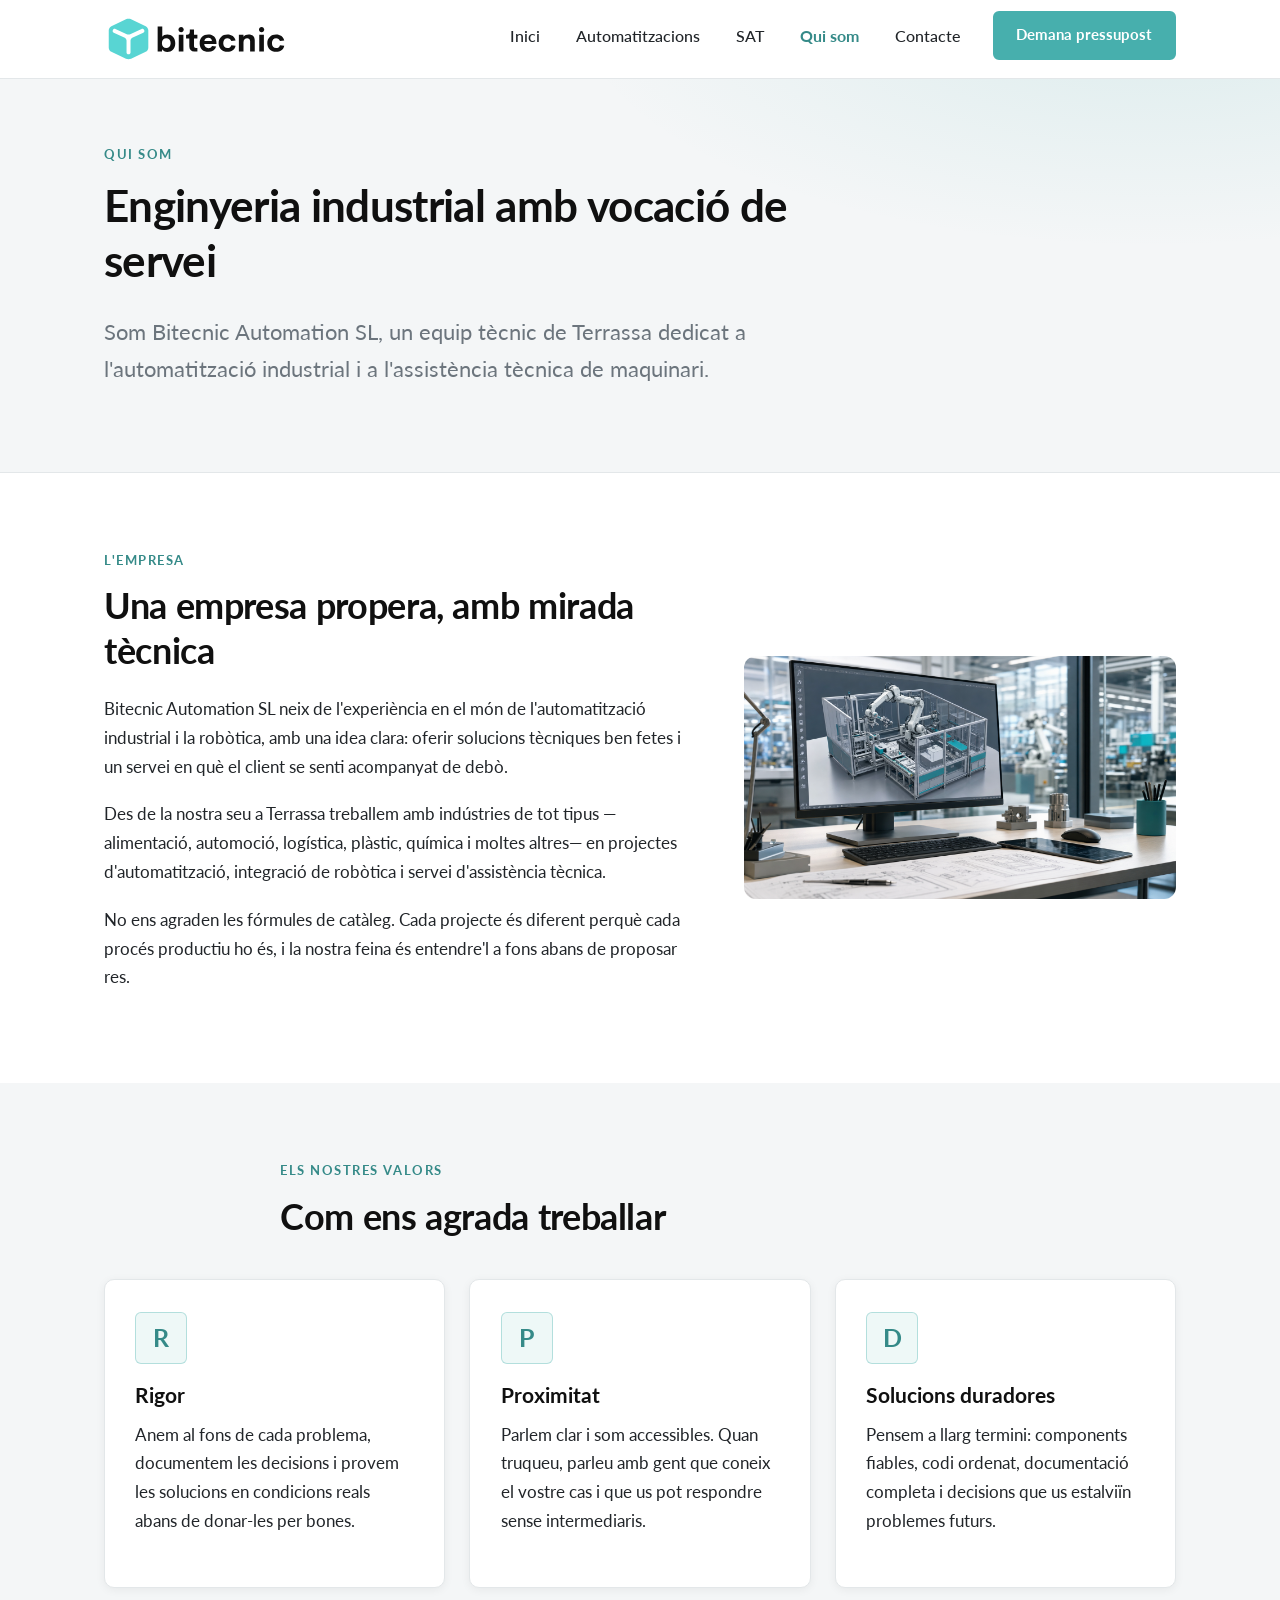
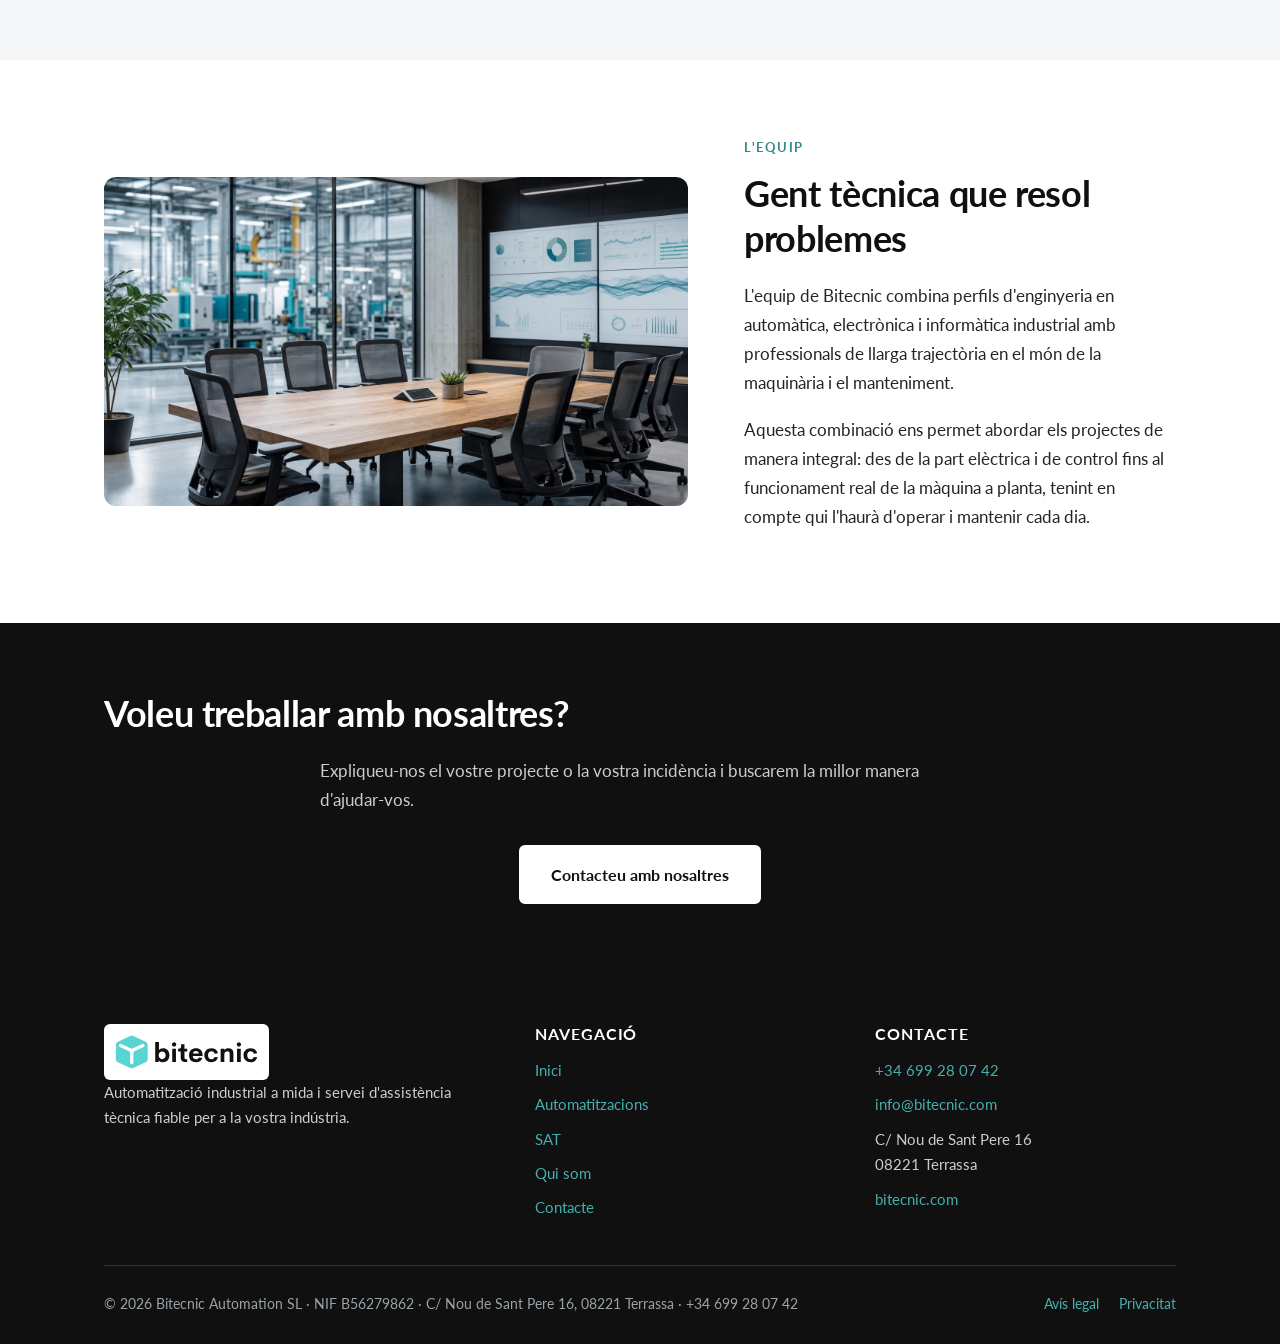
<file: nosaltres.html>
<!DOCTYPE html>
<html lang="ca">
<head>
  <meta charset="utf-8">
  <meta name="viewport" content="width=device-width, initial-scale=1">
  <title>Qui som — Bitecnic Automation SL</title>
  <meta name="description" content="Bitecnic Automation SL és una empresa de Terrassa especialitzada en automatització industrial, robòtica i servei d'assistència tècnica. Coneix el nostre equip i la nostra manera de treballar.">
  <link rel="icon" type="image/svg+xml" href="assets/logos_drive/color_no_bg.svg">
  <link rel="preconnect" href="https://fonts.googleapis.com">
  <link rel="preconnect" href="https://fonts.gstatic.com" crossorigin>
  <link href="https://fonts.googleapis.com/css2?family=Lato:wght@300;400;500;700&display=swap" rel="stylesheet">
  <link rel="stylesheet" href="styles.css">
</head>
<body>
  <a class="saltar" href="#contingut">Salta al contingut principal</a>

  <header class="capcalera">
    <div class="contenidor capcalera__interior">
      <a class="logo" href="index.html">
        <img src="assets/logos_drive/color_no_bg.svg" alt="Bitecnic Automation SL — inici">
      </a>
      <button class="nav__alternador" type="button" aria-expanded="false" aria-controls="menu-principal">
        <span></span><span></span><span></span>
        <span class="sr-only">Obre el menú de navegació</span>
      </button>
      <nav class="nav" id="menu-principal" aria-label="Menú principal">
        <ul class="nav__llista">
          <li><a class="nav__enllac" href="index.html">Inici</a></li>
          <li><a class="nav__enllac" href="automatitzacions.html">Automatitzacions</a></li>
          <li><a class="nav__enllac" href="sat.html">SAT</a></li>
          <li><a class="nav__enllac" href="nosaltres.html" aria-current="page">Qui som</a></li>
          <li><a class="nav__enllac" href="contacte.html">Contacte</a></li>
          <li><a class="boto nav__cta" href="contacte.html">Demana pressupost</a></li>
        </ul>
      </nav>
    </div>
  </header>

  <main id="contingut">
    <!-- Hero intern -->
    <section class="hero hero--intern">
      <div class="contenidor">
        <div class="hero__contingut">
          <span class="etiqueta">Qui som</span>
          <h1>Enginyeria industrial amb vocació de servei</h1>
          <p class="hero__subtitol">Som Bitecnic Automation SL, un equip tècnic de Terrassa dedicat a l'automatització industrial i a l'assistència tècnica de maquinari.</p>
        </div>
      </div>
    </section>

    <!-- Presentació -->
    <section class="seccio" aria-labelledby="titol-empresa">
      <div class="contenidor">
        <div class="dues-columnes">
          <div>
            <span class="etiqueta">L'empresa</span>
            <h2 id="titol-empresa">Una empresa propera, amb mirada tècnica</h2>
            <p>Bitecnic Automation SL neix de l'experiència en el món de l'automatització industrial i la robòtica, amb una idea clara: oferir solucions tècniques ben fetes i un servei en què el client se senti acompanyat de debò.</p>
            <p>Des de la nostra seu a Terrassa treballem amb indústries de tot tipus —alimentació, automoció, logística, plàstic, química i moltes altres— en projectes d'automatització, integració de robòtica i servei d'assistència tècnica.</p>
            <p>No ens agraden les fórmules de catàleg. Cada projecte és diferent perquè cada procés productiu ho és, i la nostra feina és entendre'l a fons abans de proposar res.</p>
          </div>
          <img class="foto" src="assets/fotos/projecte_cad.png" alt="Projecte d'automatització dissenyat per Bitecnic">
        </div>
      </div>
    </section>

    <!-- Valors -->
    <section class="seccio seccio--gris" aria-labelledby="titol-valors">
      <div class="contenidor">
        <div class="intro intro--centre text-centre">
          <span class="etiqueta">Els nostres valors</span>
          <h2 id="titol-valors">Com ens agrada treballar</h2>
        </div>
        <div class="guarnicio">
          <article class="targeta">
            <div class="targeta__icona" aria-hidden="true">R</div>
            <h3>Rigor</h3>
            <p>Anem al fons de cada problema, documentem les decisions i provem les solucions en condicions reals abans de donar-les per bones.</p>
          </article>
          <article class="targeta">
            <div class="targeta__icona" aria-hidden="true">P</div>
            <h3>Proximitat</h3>
            <p>Parlem clar i som accessibles. Quan truqueu, parleu amb gent que coneix el vostre cas i que us pot respondre sense intermediaris.</p>
          </article>
          <article class="targeta">
            <div class="targeta__icona" aria-hidden="true">D</div>
            <h3>Solucions duradores</h3>
            <p>Pensem a llarg termini: components fiables, codi ordenat, documentació completa i decisions que us estalviïn problemes futurs.</p>
          </article>
        </div>
      </div>
    </section>

    <!-- Equip -->
    <section class="seccio" aria-labelledby="titol-equip">
      <div class="contenidor">
        <div class="dues-columnes">
          <img class="foto" src="assets/fotos/oficina_generica.png" alt="Entorn de treball de Bitecnic Automation">
          <div>
            <span class="etiqueta">L'equip</span>
            <h2 id="titol-equip">Gent tècnica que resol problemes</h2>
            <p>L'equip de Bitecnic combina perfils d'enginyeria en automàtica, electrònica i informàtica industrial amb professionals de llarga trajectòria en el món de la maquinària i el manteniment.</p>
            <p>Aquesta combinació ens permet abordar els projectes de manera integral: des de la part elèctrica i de control fins al funcionament real de la màquina a planta, tenint en compte qui l'haurà d'operar i mantenir cada dia.</p>
          </div>
        </div>
      </div>
    </section>

    <!-- CTA final -->
    <section class="cta-final text-centre" aria-labelledby="titol-cta">
      <div class="contenidor">
        <h2 id="titol-cta">Voleu treballar amb nosaltres?</h2>
        <p>Expliqueu-nos el vostre projecte o la vostra incidència i buscarem la millor manera d'ajudar-vos.</p>
        <div class="hero__accions">
          <a class="boto boto--clar" href="contacte.html">Contacteu amb nosaltres</a>
        </div>
      </div>
    </section>
  </main>

  <footer class="peu">
    <div class="contenidor">
      <div class="peu__graella">
        <div class="peu__logo">
          <img src="assets/logos_drive/color_no_bg.svg" alt="Bitecnic Automation SL">
          <p>Automatització industrial a mida i servei d'assistència tècnica fiable per a la vostra indústria.</p>
        </div>
        <div>
          <h3>Navegació</h3>
          <ul>
            <li><a href="index.html">Inici</a></li>
            <li><a href="automatitzacions.html">Automatitzacions</a></li>
            <li><a href="sat.html">SAT</a></li>
            <li><a href="nosaltres.html">Qui som</a></li>
            <li><a href="contacte.html">Contacte</a></li>
          </ul>
        </div>
        <div>
          <h3>Contacte</h3>
          <ul>
            <li><a href="tel:+34699280742">+34 699 28 07 42</a></li>
            <li><a href="mailto:info@bitecnic.com">info@bitecnic.com</a></li>
            <li>C/ Nou de Sant Pere 16<br>08221 Terrassa</li>
            <li><a href="https://bitecnic.com" rel="noopener">bitecnic.com</a></li>
          </ul>
        </div>
      </div>
      <div class="peu__legal">
        <p>© 2026 Bitecnic Automation SL · NIF B56279862 · C/ Nou de Sant Pere 16, 08221 Terrassa · +34 699 28 07 42</p>
        <div class="peu__legal-links">
          <a href="avis-legal.html">Avís legal</a>
          <a href="privacitat.html">Privacitat</a>
        </div>
      </div>
    </div>
  </footer>

  <script src="main.js"></script>
</body>
</html>
</file>
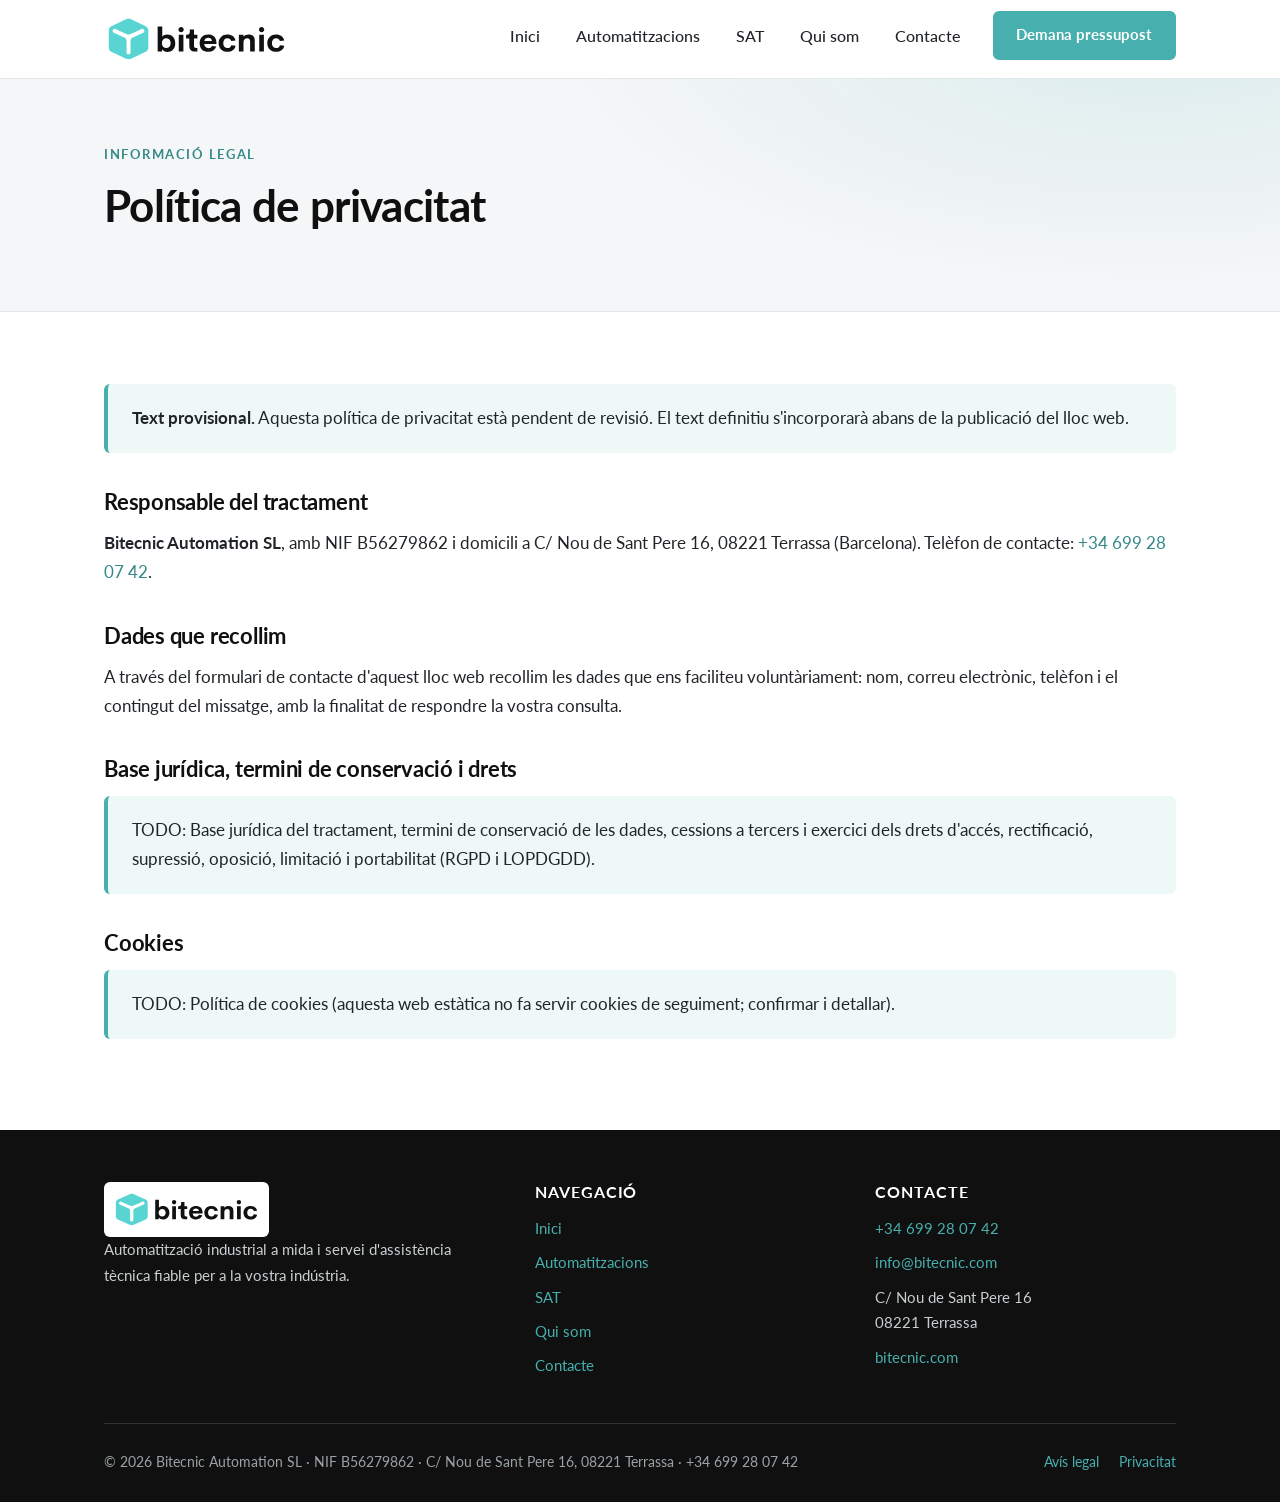
<file: privacitat.html>
<!DOCTYPE html>
<html lang="ca">
<head>
  <meta charset="utf-8">
  <meta name="viewport" content="width=device-width, initial-scale=1">
  <title>Política de privacitat — Bitecnic Automation SL</title>
  <meta name="description" content="Política de privacitat i protecció de dades del lloc web de Bitecnic Automation SL.">
  <link rel="icon" type="image/svg+xml" href="assets/logos_drive/color_no_bg.svg">
  <link rel="preconnect" href="https://fonts.googleapis.com">
  <link rel="preconnect" href="https://fonts.gstatic.com" crossorigin>
  <link href="https://fonts.googleapis.com/css2?family=Lato:wght@300;400;500;700&display=swap" rel="stylesheet">
  <link rel="stylesheet" href="styles.css">
</head>
<body>
  <a class="saltar" href="#contingut">Salta al contingut principal</a>

  <header class="capcalera">
    <div class="contenidor capcalera__interior">
      <a class="logo" href="index.html">
        <img src="assets/logos_drive/color_no_bg.svg" alt="Bitecnic Automation SL — inici">
      </a>
      <button class="nav__alternador" type="button" aria-expanded="false" aria-controls="menu-principal">
        <span></span><span></span><span></span>
        <span class="sr-only">Obre el menú de navegació</span>
      </button>
      <nav class="nav" id="menu-principal" aria-label="Menú principal">
        <ul class="nav__llista">
          <li><a class="nav__enllac" href="index.html">Inici</a></li>
          <li><a class="nav__enllac" href="automatitzacions.html">Automatitzacions</a></li>
          <li><a class="nav__enllac" href="sat.html">SAT</a></li>
          <li><a class="nav__enllac" href="nosaltres.html">Qui som</a></li>
          <li><a class="nav__enllac" href="contacte.html">Contacte</a></li>
          <li><a class="boto nav__cta" href="contacte.html">Demana pressupost</a></li>
        </ul>
      </nav>
    </div>
  </header>

  <main id="contingut">
    <section class="hero hero--intern">
      <div class="contenidor">
        <div class="hero__contingut">
          <span class="etiqueta">Informació legal</span>
          <h1>Política de privacitat</h1>
        </div>
      </div>
    </section>

    <section class="seccio">
      <div class="contenidor legal-contingut">
        <!-- TODO legal: text provisional. Cal revisar i completar amb l'assessorament
             legal corresponent abans de publicar la web. -->
        <p class="avís-destacat"><strong>Text provisional.</strong> Aquesta política de privacitat està pendent de revisió. El text definitiu s'incorporarà abans de la publicació del lloc web.</p>

        <h2>Responsable del tractament</h2>
        <p><strong>Bitecnic Automation SL</strong>, amb NIF B56279862 i domicili a C/ Nou de Sant Pere 16, 08221 Terrassa (Barcelona). Telèfon de contacte: <a href="tel:+34699280742">+34 699 28 07 42</a>.</p>

        <h2>Dades que recollim</h2>
        <p>A través del formulari de contacte d'aquest lloc web recollim les dades que ens faciliteu voluntàriament: nom, correu electrònic, telèfon i el contingut del missatge, amb la finalitat de respondre la vostra consulta.</p>

        <h2>Base jurídica, termini de conservació i drets</h2>
        <p class="avís-destacat">TODO: Base jurídica del tractament, termini de conservació de les dades, cessions a tercers i exercici dels drets d'accés, rectificació, supressió, oposició, limitació i portabilitat (RGPD i LOPDGDD).</p>

        <h2>Cookies</h2>
        <p class="avís-destacat">TODO: Política de cookies (aquesta web estàtica no fa servir cookies de seguiment; confirmar i detallar).</p>
      </div>
    </section>
  </main>

  <footer class="peu">
    <div class="contenidor">
      <div class="peu__graella">
        <div class="peu__logo">
          <img src="assets/logos_drive/color_no_bg.svg" alt="Bitecnic Automation SL">
          <p>Automatització industrial a mida i servei d'assistència tècnica fiable per a la vostra indústria.</p>
        </div>
        <div>
          <h3>Navegació</h3>
          <ul>
            <li><a href="index.html">Inici</a></li>
            <li><a href="automatitzacions.html">Automatitzacions</a></li>
            <li><a href="sat.html">SAT</a></li>
            <li><a href="nosaltres.html">Qui som</a></li>
            <li><a href="contacte.html">Contacte</a></li>
          </ul>
        </div>
        <div>
          <h3>Contacte</h3>
          <ul>
            <li><a href="tel:+34699280742">+34 699 28 07 42</a></li>
            <li><a href="mailto:info@bitecnic.com">info@bitecnic.com</a></li>
            <li>C/ Nou de Sant Pere 16<br>08221 Terrassa</li>
            <li><a href="https://bitecnic.com" rel="noopener">bitecnic.com</a></li>
          </ul>
        </div>
      </div>
      <div class="peu__legal">
        <p>© 2026 Bitecnic Automation SL · NIF B56279862 · C/ Nou de Sant Pere 16, 08221 Terrassa · +34 699 28 07 42</p>
        <div class="peu__legal-links">
          <a href="avis-legal.html">Avís legal</a>
          <a href="privacitat.html">Privacitat</a>
        </div>
      </div>
    </div>
  </footer>

  <script src="main.js"></script>
</body>
</html>
</file>
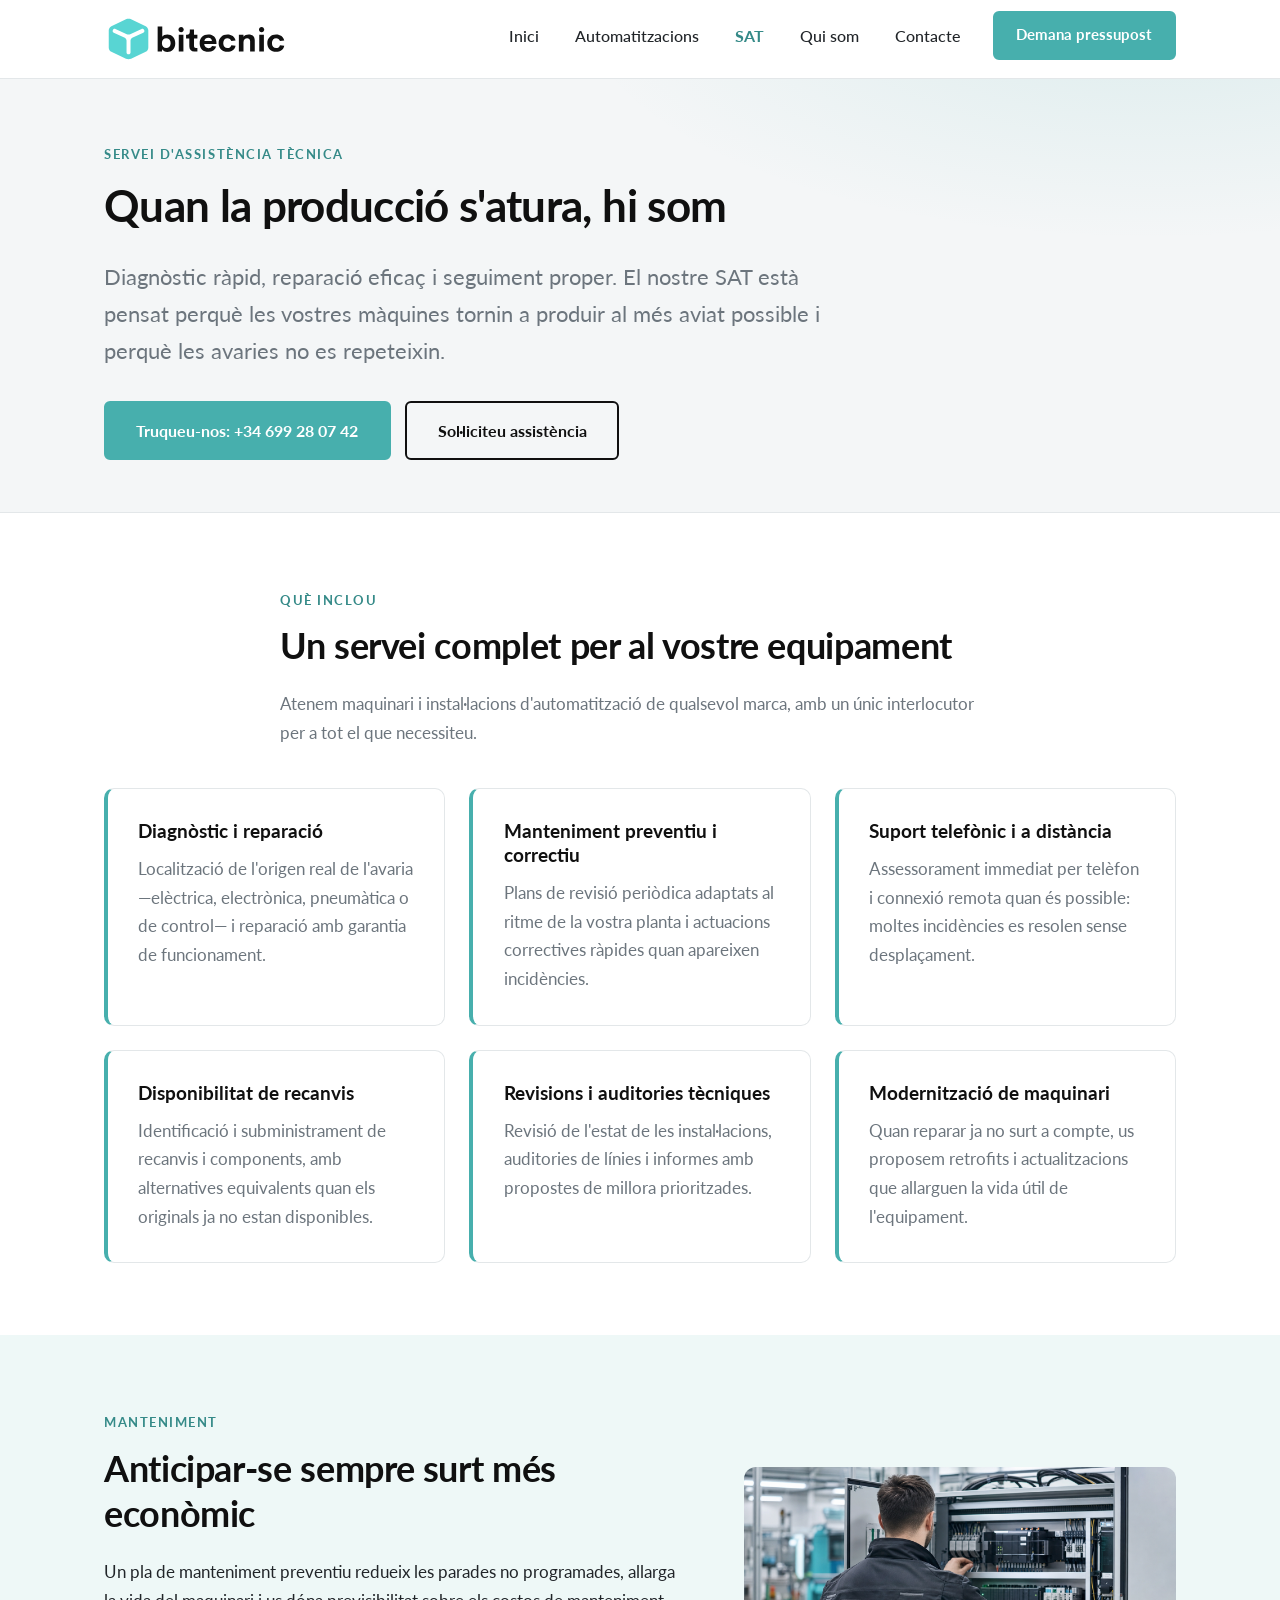
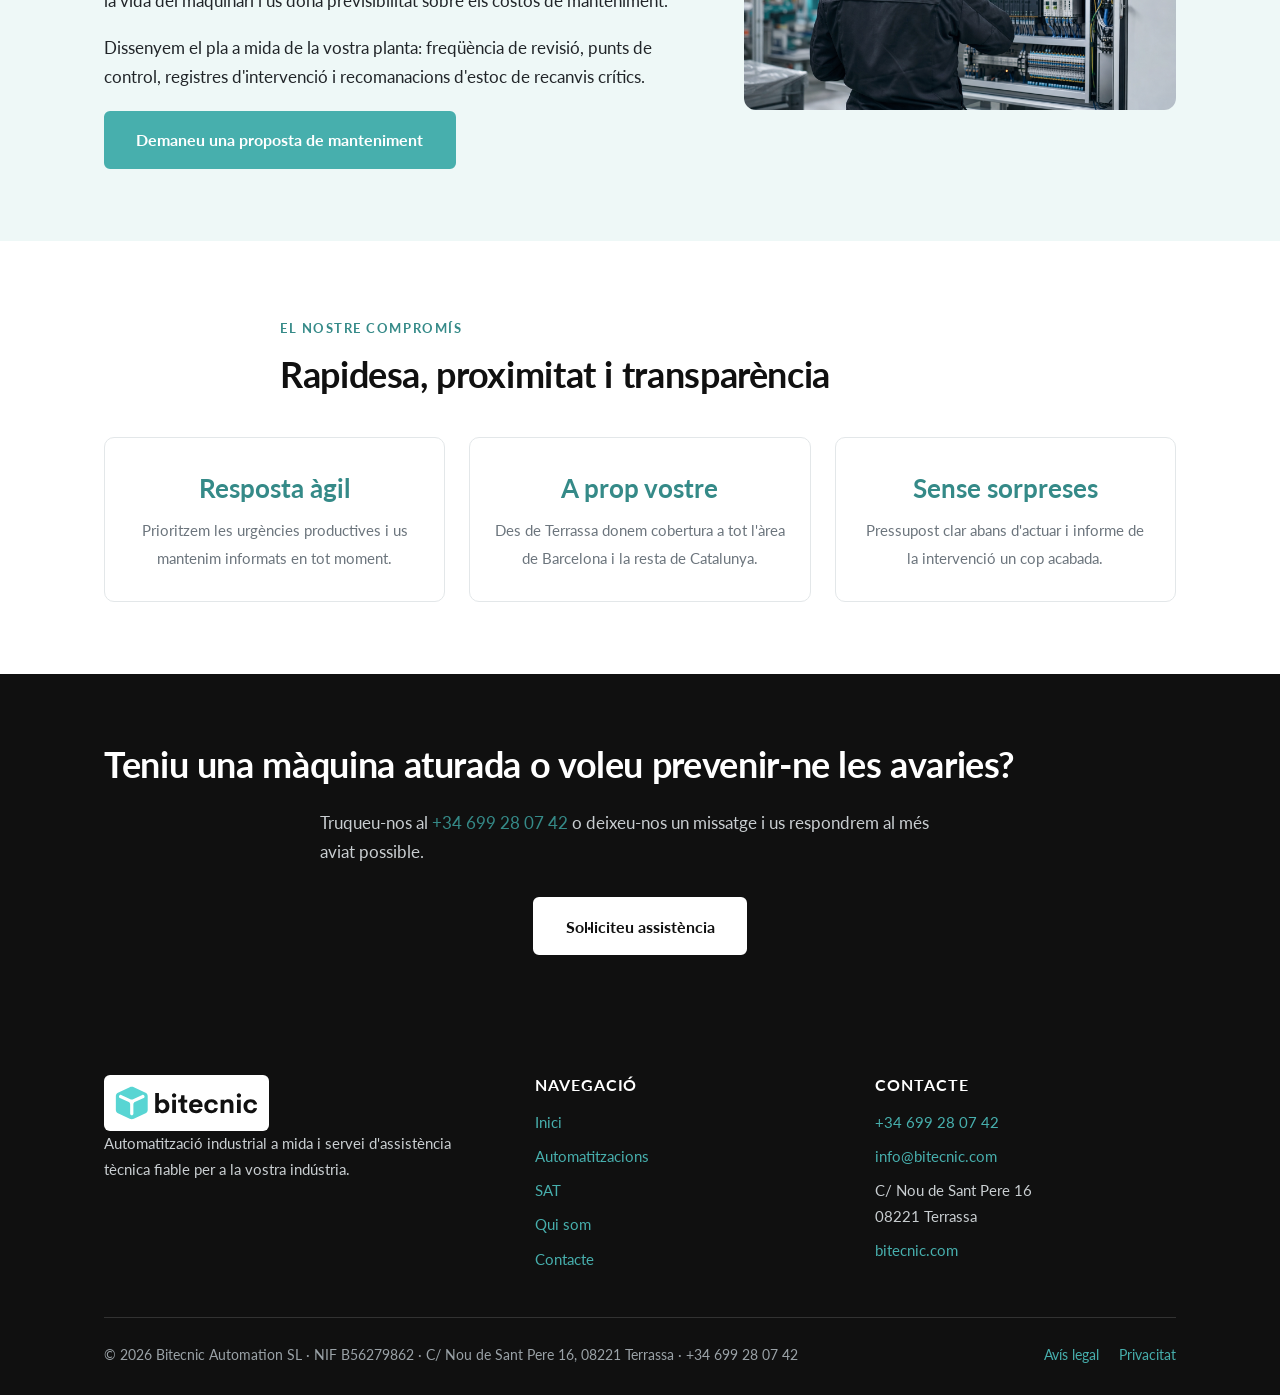
<file: sat.html>
<!DOCTYPE html>
<html lang="ca">
<head>
  <meta charset="utf-8">
  <meta name="viewport" content="width=device-width, initial-scale=1">
  <title>SAT — Servei d'Assistència Tècnica | Bitecnic Automation SL</title>
  <meta name="description" content="Servei d'Assistència Tècnica (SAT) de Bitecnic: diagnòstic i reparació de maquinari industrial, manteniment preventiu i correctiu, suport a distància, recanvis, revisions i auditories tècniques.">
  <link rel="icon" type="image/svg+xml" href="assets/logos_drive/color_no_bg.svg">
  <link rel="preconnect" href="https://fonts.googleapis.com">
  <link rel="preconnect" href="https://fonts.gstatic.com" crossorigin>
  <link href="https://fonts.googleapis.com/css2?family=Lato:wght@300;400;500;700&display=swap" rel="stylesheet">
  <link rel="stylesheet" href="styles.css">
</head>
<body>
  <a class="saltar" href="#contingut">Salta al contingut principal</a>

  <header class="capcalera">
    <div class="contenidor capcalera__interior">
      <a class="logo" href="index.html">
        <img src="assets/logos_drive/color_no_bg.svg" alt="Bitecnic Automation SL — inici">
      </a>
      <button class="nav__alternador" type="button" aria-expanded="false" aria-controls="menu-principal">
        <span></span><span></span><span></span>
        <span class="sr-only">Obre el menú de navegació</span>
      </button>
      <nav class="nav" id="menu-principal" aria-label="Menú principal">
        <ul class="nav__llista">
          <li><a class="nav__enllac" href="index.html">Inici</a></li>
          <li><a class="nav__enllac" href="automatitzacions.html">Automatitzacions</a></li>
          <li><a class="nav__enllac" href="sat.html" aria-current="page">SAT</a></li>
          <li><a class="nav__enllac" href="nosaltres.html">Qui som</a></li>
          <li><a class="nav__enllac" href="contacte.html">Contacte</a></li>
          <li><a class="boto nav__cta" href="contacte.html">Demana pressupost</a></li>
        </ul>
      </nav>
    </div>
  </header>

  <main id="contingut">
    <!-- Hero intern -->
    <section class="hero hero--intern">
      <div class="contenidor">
        <div class="hero__contingut">
          <span class="etiqueta">Servei d'Assistència Tècnica</span>
          <h1>Quan la producció s'atura, hi som</h1>
          <p class="hero__subtitol">Diagnòstic ràpid, reparació eficaç i seguiment proper. El nostre SAT està pensat perquè les vostres màquines tornin a produir al més aviat possible i perquè les avaries no es repeteixin.</p>
          <div class="hero__accions">
            <a class="boto" href="tel:+34699280742">Truqueu-nos: +34 699 28 07 42</a>
            <a class="boto boto--secundari" href="contacte.html">Sol·liciteu assistència</a>
          </div>
        </div>
      </div>
    </section>

    <!-- Serveis SAT -->
    <section class="seccio" aria-labelledby="titol-serveis">
      <div class="contenidor">
        <div class="intro intro--centre text-centre">
          <span class="etiqueta">Què inclou</span>
          <h2 id="titol-serveis">Un servei complet per al vostre equipament</h2>
          <p>Atenem maquinari i instal·lacions d'automatització de qualsevol marca, amb un únic interlocutor per a tot el que necessiteu.</p>
        </div>
        <div class="serveis-detall">
          <article class="servei-detall">
            <h3>Diagnòstic i reparació</h3>
            <p>Localització de l'origen real de l'avaria —elèctrica, electrònica, pneumàtica o de control— i reparació amb garantia de funcionament.</p>
          </article>
          <article class="servei-detall">
            <h3>Manteniment preventiu i correctiu</h3>
            <p>Plans de revisió periòdica adaptats al ritme de la vostra planta i actuacions correctives ràpides quan apareixen incidències.</p>
          </article>
          <article class="servei-detall">
            <h3>Suport telefònic i a distància</h3>
            <p>Assessorament immediat per telèfon i connexió remota quan és possible: moltes incidències es resolen sense desplaçament.</p>
          </article>
          <article class="servei-detall">
            <h3>Disponibilitat de recanvis</h3>
            <p>Identificació i subministrament de recanvis i components, amb alternatives equivalents quan els originals ja no estan disponibles.</p>
          </article>
          <article class="servei-detall">
            <h3>Revisions i auditories tècniques</h3>
            <p>Revisió de l'estat de les instal·lacions, auditories de línies i informes amb propostes de millora prioritzades.</p>
          </article>
          <article class="servei-detall">
            <h3>Modernització de maquinari</h3>
            <p>Quan reparar ja no surt a compte, us proposem retrofits i actualitzacions que allarguen la vida útil de l'equipament.</p>
          </article>
        </div>
      </div>
    </section>

    <!-- Manteniment (ancora des d'index) -->
    <section class="seccio seccio--turquesa" id="manteniment" aria-labelledby="titol-manteniment">
      <div class="contenidor">
        <div class="dues-columnes">
          <div>
            <span class="etiqueta">Manteniment</span>
            <h2 id="titol-manteniment">Anticipar-se sempre surt més econòmic</h2>
            <p>Un pla de manteniment preventiu redueix les parades no programades, allarga la vida del maquinari i us dóna previsibilitat sobre els costos de manteniment.</p>
            <p>Dissenyem el pla a mida de la vostra planta: freqüència de revisió, punts de control, registres d'intervenció i recomanacions d'estoc de recanvis crítics.</p>
            <a class="boto" href="contacte.html">Demaneu una proposta de manteniment</a>
          </div>
          <img class="foto" src="assets/fotos/quadre_electric.png" alt="Tècnic revisant un quadre elèctric industrial">
        </div>
      </div>
    </section>

    <!-- Xifres / compromisos -->
    <section class="seccio" aria-labelledby="titol-compromisos">
      <div class="contenidor">
        <div class="intro intro--centre text-centre">
          <span class="etiqueta">El nostre compromís</span>
          <h2 id="titol-compromisos">Rapidesa, proximitat i transparència</h2>
        </div>
        <div class="xifres">
          <div class="xifra">
            <span class="xifra__valor">Resposta àgil</span>
            <span class="xifra__criteri">Prioritzem les urgències productives i us mantenim informats en tot moment.</span>
          </div>
          <div class="xifra">
            <span class="xifra__valor">A prop vostre</span>
            <span class="xifra__criteri">Des de Terrassa donem cobertura a tot l'àrea de Barcelona i la resta de Catalunya.</span>
          </div>
          <div class="xifra">
            <span class="xifra__valor">Sense sorpreses</span>
            <span class="xifra__criteri">Pressupost clar abans d'actuar i informe de la intervenció un cop acabada.</span>
          </div>
        </div>
      </div>
    </section>

    <!-- CTA final -->
    <section class="cta-final text-centre" aria-labelledby="titol-cta">
      <div class="contenidor">
        <h2 id="titol-cta">Teniu una màquina aturada o voleu prevenir-ne les avaries?</h2>
        <p>Truqueu-nos al <a href="tel:+34699280742">+34 699 28 07 42</a> o deixeu-nos un missatge i us respondrem al més aviat possible.</p>
        <div class="hero__accions">
          <a class="boto boto--clar" href="contacte.html">Sol·liciteu assistència</a>
        </div>
      </div>
    </section>
  </main>

  <footer class="peu">
    <div class="contenidor">
      <div class="peu__graella">
        <div class="peu__logo">
          <img src="assets/logos_drive/color_no_bg.svg" alt="Bitecnic Automation SL">
          <p>Automatització industrial a mida i servei d'assistència tècnica fiable per a la vostra indústria.</p>
        </div>
        <div>
          <h3>Navegació</h3>
          <ul>
            <li><a href="index.html">Inici</a></li>
            <li><a href="automatitzacions.html">Automatitzacions</a></li>
            <li><a href="sat.html">SAT</a></li>
            <li><a href="nosaltres.html">Qui som</a></li>
            <li><a href="contacte.html">Contacte</a></li>
          </ul>
        </div>
        <div>
          <h3>Contacte</h3>
          <ul>
            <li><a href="tel:+34699280742">+34 699 28 07 42</a></li>
            <li><a href="mailto:info@bitecnic.com">info@bitecnic.com</a></li>
            <li>C/ Nou de Sant Pere 16<br>08221 Terrassa</li>
            <li><a href="https://bitecnic.com" rel="noopener">bitecnic.com</a></li>
          </ul>
        </div>
      </div>
      <div class="peu__legal">
        <p>© 2026 Bitecnic Automation SL · NIF B56279862 · C/ Nou de Sant Pere 16, 08221 Terrassa · +34 699 28 07 42</p>
        <div class="peu__legal-links">
          <a href="avis-legal.html">Avís legal</a>
          <a href="privacitat.html">Privacitat</a>
        </div>
      </div>
    </div>
  </footer>

  <script src="main.js"></script>
</body>
</html>
</file>
<file: styles.css>
/* ==========================================================================
   Bitecnic Automation SL — full d'estil principal
   Tipografia: Lato · Primari: #47afad · Secundari: #101010
   ========================================================================== */

:root {
  --turquesa: #47afad;
  --turquesa-fosc: #358a88;
  --turquesa-suau: #eef8f7;
  --negre: #101010;
  --text: #212529;
  --gris: #6c757d;
  --gris-clar: #f4f6f7;
  --vora: #e3e7e9;
  --blanc: #ffffff;
  --radi: 10px;
  --radi-petit: 6px;
  --ample: 1120px;
  --ombra: 0 2px 10px rgba(16, 16, 16, 0.06);
  --transicio: 0.25s ease;
}

/* --- Reinici bàsic ------------------------------------------------------- */
*,
*::before,
*::after {
  box-sizing: border-box;
}

html {
  scroll-behavior: smooth;
}

body {
  margin: 0;
  font-family: "Lato", -apple-system, "Segoe UI", Roboto, Arial, sans-serif;
  font-size: 1.0625rem;
  font-weight: 400;
  line-height: 1.7;
  color: var(--text);
  background: var(--blanc);
  -webkit-font-smoothing: antialiased;
}

img {
  max-width: 100%;
  height: auto;
  display: block;
}

a {
  color: var(--turquesa-fosc);
  text-decoration: none;
  transition: color var(--transicio);
}

a:hover,
a:focus-visible {
  color: var(--turquesa);
}

:focus-visible {
  outline: 3px solid var(--turquesa);
  outline-offset: 2px;
}

h1, h2, h3, h4 {
  margin: 0 0 0.6em;
  font-weight: 700;
  line-height: 1.25;
  color: var(--negre);
}

h1 {
  font-size: clamp(2rem, 4.5vw, 3.15rem);
  letter-spacing: -0.015em;
}

h2 {
  font-size: clamp(1.6rem, 3vw, 2.25rem);
  letter-spacing: -0.01em;
}

h3 {
  font-size: 1.3rem;
  font-weight: 700;
}

p {
  margin: 0 0 1.1em;
}

ul {
  margin: 0 0 1.1em;
  padding-left: 1.2em;
}

li {
  margin-bottom: 0.45em;
}

strong {
  font-weight: 700;
}

/* --- Utilitats ----------------------------------------------------------- */
.contenidor {
  width: 100%;
  max-width: var(--ample);
  margin: 0 auto;
  padding: 0 1.5rem;
}

.seccio {
  padding: 4.5rem 0;
}

.seccio--gris {
  background: var(--gris-clar);
}

.seccio--turquesa {
  background: var(--turquesa-suau);
}

.etiqueta {
  display: inline-block;
  margin-bottom: 0.75rem;
  font-size: 0.8rem;
  font-weight: 700;
  letter-spacing: 0.12em;
  text-transform: uppercase;
  color: var(--turquesa-fosc);
}

.intro {
  max-width: 720px;
  color: var(--gris);
}

.intro--centre {
  margin-inline: auto;
  text-align: centre;
}

.text-centre {
  text-align: centre;
}

/* --- Botons -------------------------------------------------------------- */
.boto {
  display: inline-block;
  padding: 0.85rem 1.9rem;
  font-family: inherit;
  font-size: 1rem;
  font-weight: 700;
  border: 2px solid var(--turquesa);
  border-radius: var(--radi-petit);
  background: var(--turquesa);
  color: var(--blanc);
  cursor: pointer;
  transition: background var(--transicio), border-color var(--transicio), color var(--transicio);
}

.boto:hover,
.boto:focus-visible {
  background: var(--turquesa-fosc);
  border-color: var(--turquesa-fosc);
  color: var(--blanc);
}

.boto--secundari {
  background: transparent;
  border-color: var(--negre);
  color: var(--negre);
}

.boto--secundari:hover,
.boto--secundari:focus-visible {
  background: var(--negre);
  border-color: var(--negre);
  color: var(--blanc);
}

.boto--clar {
  background: var(--blanc);
  border-color: var(--blanc);
  color: var(--negre);
}

.boto--clar:hover,
.boto--clar:focus-visible {
  background: var(--turquesa);
  border-color: var(--turquesa);
  color: var(--blanc);
}

/* --- Capçalera ----------------------------------------------------------- */
.capcalera {
  position: sticky;
  top: 0;
  z-index: 100;
  background: var(--blanc);
  border-bottom: 1px solid var(--vora);
}

.capcalera__interior {
  display: flex;
  align-items: center;
  justify-content: space-between;
  gap: 1.5rem;
  min-height: 78px;
}

.logo img {
  width: 185px;
  height: auto;
}

.nav {
  display: flex;
  align-items: center;
}

.nav__llista {
  display: flex;
  align-items: center;
  gap: 0.35rem;
  margin: 0;
  padding: 0;
  list-style: none;
}

.nav__enllac {
  display: block;
  padding: 0.55rem 0.95rem;
  font-size: 1rem;
  font-weight: 500;
  color: var(--text);
  border-radius: var(--radi-petit);
  transition: color var(--transicio), background var(--transicio);
}

.nav__enllac:hover,
.nav__enllac:focus-visible {
  color: var(--turquesa-fosc);
  background: var(--turquesa-suau);
}

.nav__enllac[aria-current="page"] {
  color: var(--turquesa-fosc);
  font-weight: 700;
}

.nav__cta {
  margin-left: 0.75rem;
  padding: 0.6rem 1.35rem;
  font-size: 0.95rem;
}

.nav__alternador {
  display: none;
  flex-direction: column;
  justify-content: center;
  gap: 5px;
  width: 44px;
  height: 44px;
  padding: 9px;
  border: 1px solid var(--vora);
  border-radius: var(--radi-petit);
  background: var(--blanc);
  cursor: pointer;
}

.nav__alternador span {
  display: block;
  height: 2.5px;
  width: 100%;
  background: var(--negre);
  border-radius: 2px;
  transition: transform var(--transicio), opacity var(--transicio);
}

.nav__alternador[aria-expanded="true"] span:nth-child(1) {
  transform: translateY(7.5px) rotate(45deg);
}

.nav__alternador[aria-expanded="true"] span:nth-child(2) {
  opacity: 0;
}

.nav__alternador[aria-expanded="true"] span:nth-child(3) {
  transform: translateY(-7.5px) rotate(-45deg);
}

/* --- Hero ---------------------------------------------------------------- */
.hero {
  padding: 5.5rem 0 5rem;
  background:
    radial-gradient(1100px 480px at 85% -10%, rgba(71, 175, 173, 0.12), transparent 65%),
    var(--blanc);
  border-bottom: 1px solid var(--vora);
}

.hero__contingut {
  max-width: 760px;
}

.hero__subtitol {
  margin-bottom: 2rem;
  font-size: clamp(1.12rem, 2vw, 1.35rem);
  color: var(--gris);
}

.hero__accions {
  display: flex;
  flex-wrap: wrap;
  gap: 0.9rem;
}

.hero--intern {
  padding: 3.75rem 0 3.25rem;
  background:
    radial-gradient(900px 380px at 90% -20%, rgba(71, 175, 173, 0.14), transparent 65%),
    var(--gris-clar);
  border-bottom: 1px solid var(--vora);
}

.hero--intern h1 {
  font-size: clamp(1.9rem, 4vw, 2.75rem);
}

/* --- Targetes ------------------------------------------------------------ */
.guarnicio {
  display: grid;
  grid-template-columns: repeat(auto-fit, minmax(280px, 1fr));
  gap: 1.5rem;
  margin-top: 2.5rem;
}

.targeta {
  display: flex;
  flex-direction: column;
  padding: 2rem 1.9rem;
  background: var(--blanc);
  border: 1px solid var(--vora);
  border-radius: var(--radi);
  box-shadow: var(--ombra);
  transition: transform var(--transicio), box-shadow var(--transicio), border-color var(--transicio);
}

.targeta:hover {
  transform: translateY(-3px);
  border-color: var(--turquesa);
  box-shadow: 0 8px 22px rgba(16, 16, 16, 0.09);
}

.targeta__icona {
  display: inline-flex;
  align-items: center;
  justify-content: center;
  width: 52px;
  height: 52px;
  margin-bottom: 1.15rem;
  font-size: 1.55rem;
  font-weight: 700;
  color: var(--turquesa-fosc);
  background: var(--turquesa-suau);
  border: 1px solid rgba(71, 175, 173, 0.35);
  border-radius: var(--radi-petit);
}

.targeta__enllac {
  margin-top: auto;
  padding-top: 0.75rem;
  font-weight: 700;
}

.targeta__enllac::after {
  content: " →";
}

/* --- Llista de característiques / avantatges ----------------------------- */
.llista-avantatges {
  display: grid;
  grid-template-columns: repeat(auto-fit, minmax(300px, 1fr));
  gap: 1.75rem 2.5rem;
  margin-top: 2.5rem;
}

.avantatge h3 {
  display: flex;
  align-items: center;
  gap: 0.65rem;
  font-size: 1.15rem;
}

.avantatge__marca {
  flex: none;
  display: inline-flex;
  align-items: center;
  justify-content: center;
  width: 30px;
  height: 30px;
  font-size: 0.95rem;
  color: var(--blanc);
  background: var(--turquesa);
  border-radius: 50%;
}

.avantatge p {
  margin: 0;
  color: var(--gris);
}

/* --- Llistes de serveis (pàgines de servei) ------------------------------ */
.serveis-detall {
  display: grid;
  grid-template-columns: repeat(auto-fit, minmax(320px, 1fr));
  gap: 1.5rem;
  margin-top: 2.5rem;
}

.servei-detall {
  padding: 1.9rem;
  background: var(--blanc);
  border: 1px solid var(--vora);
  border-left: 4px solid var(--turquesa);
  border-radius: var(--radi);
}

.servei-detall h3 {
  font-size: 1.2rem;
}

.servei-detall p {
  margin: 0;
  color: var(--gris);
}

.servei-detall ul {
  margin: 0.75rem 0 0;
  color: var(--gris);
}

/* --- Procés (passos) ----------------------------------------------------- */
.pasos {
  display: grid;
  grid-template-columns: repeat(auto-fit, minmax(190px, 1fr));
  gap: 1.5rem;
  margin-top: 2.75rem;
  counter-reset: pas;
}

.pas {
  position: relative;
  padding: 2.25rem 1.5rem 1.75rem;
  background: var(--blanc);
  border: 1px solid var(--vora);
  border-radius: var(--radi);
  counter-increment: pas;
}

.pas::before {
  content: counter(pas);
  position: absolute;
  top: -18px;
  left: 1.5rem;
  display: flex;
  align-items: center;
  justify-content: center;
  width: 38px;
  height: 38px;
  font-size: 1.05rem;
  font-weight: 700;
  color: var(--blanc);
  background: var(--turquesa);
  border-radius: 50%;
}

.pas h3 {
  font-size: 1.1rem;
}

.pas p {
  margin: 0;
  font-size: 0.975rem;
  color: var(--gris);
}

/* --- Dues columnes (text + foto) ---------------------------------------- */
.dues-columnes {
  display: grid;
  grid-template-columns: 1.15fr 0.85fr;
  align-items: center;
  gap: 3.5rem;
}

/* --- Bloc de foto pendent ------------------------------------------------ */
.foto-placeholder {
  display: flex;
  align-items: center;
  justify-content: center;
  min-height: 320px;
  padding: 1.5rem;
  text-align: center;
  font-size: 0.95rem;
  font-weight: 500;
  color: var(--gris);
  background: var(--gris-clar);
  border: 1px dashed #c4ccd1;
  border-radius: var(--radi);
}

.foto-placeholder--petit {
  min-height: 220px;
}

/* --- Xifres / valors destacats ------------------------------------------ */
.xifres {
  display: grid;
  grid-template-columns: repeat(auto-fit, minmax(210px, 1fr));
  gap: 1.5rem;
  margin-top: 2.5rem;
}

.xifra {
  padding: 1.75rem 1.5rem;
  text-align: center;
  background: var(--blanc);
  border: 1px solid var(--vora);
  border-radius: var(--radi);
}

.xifra__valor {
  display: block;
  margin-bottom: 0.3rem;
  font-size: 1.65rem;
  font-weight: 700;
  color: var(--turquesa-fosc);
}

.xifra__criteri {
  font-size: 0.95rem;
  color: var(--gris);
}

/* --- CTA final ----------------------------------------------------------- */
.cta-final {
  padding: 4.25rem 0;
  background: var(--negre);
  color: var(--blanc);
}

.cta-final h2 {
  color: var(--blanc);
}

.cta-final p {
  max-width: 640px;
  margin-inline: auto;
  color: #c9ced1;
}

.cta-final .hero__accios,
.cta-final .hero__accions {
  justify-content: center;
  margin-top: 1.9rem;
}

/* --- Formulari ----------------------------------------------------------- */
.formulari {
  padding: 2.25rem;
  background: var(--blanc);
  border: 1px solid var(--vora);
  border-radius: var(--radi);
  box-shadow: var(--ombra);
}

.camp {
  margin-bottom: 1.3rem;
}

.camp label {
  display: block;
  margin-bottom: 0.4rem;
  font-size: 0.95rem;
  font-weight: 700;
  color: var(--negre);
}

.camp .obligatori {
  color: var(--turquesa-fosc);
}

.camp input,
.camp textarea {
  width: 100%;
  padding: 0.75rem 0.95rem;
  font-family: inherit;
  font-size: 1rem;
  color: var(--text);
  background: var(--blanc);
  border: 1px solid #c4ccd1;
  border-radius: var(--radi-petit);
  transition: border-color var(--transicio), box-shadow var(--transicio);
}

.camp input:focus,
.camp textarea:focus {
  outline: none;
  border-color: var(--turquesa);
  box-shadow: 0 0 0 3px rgba(71, 175, 173, 0.22);
}

.camp textarea {
  min-height: 150px;
  resize: vertical;
}

.formulari__nota {
  margin: 1rem 0 0;
  font-size: 0.9rem;
  color: var(--gris);
}

/* --- Dades de contacte --------------------------------------------------- */
.dades-contacte {
  display: grid;
  gap: 1.5rem;
}

.dada {
  padding: 1.6rem 1.75rem;
  background: var(--blanc);
  border: 1px solid var(--vora);
  border-radius: var(--radi);
}

.dada h3 {
  margin-bottom: 0.35rem;
  font-size: 1.1rem;
}

.dada p {
  margin: 0;
  color: var(--gris);
}

.dada a {
  font-weight: 700;
}

/* --- Peu de pàgina ------------------------------------------------------- */
.peu {
  padding: 3.25rem 0 1.75rem;
  background: var(--negre);
  color: #c9ced1;
  font-size: 0.95rem;
}

.peu a {
  color: var(--turquesa);
}

.peu a:hover,
.peu a:focus-visible {
  color: var(--blanc);
}

.peu__graella {
  display: grid;
  grid-template-columns: 1.3fr 1fr 1fr;
  gap: 2.5rem;
  padding-bottom: 2.25rem;
  border-bottom: 1px solid rgba(255, 255, 255, 0.14);
}

.peu__logo img {
  width: 165px;
  height: auto;
  padding: 8px;
  background: var(--blanc);
  border-radius: var(--radi-petit);
}

.peu h3 {
  margin-bottom: 0.9rem;
  font-size: 1rem;
  font-weight: 700;
  letter-spacing: 0.06em;
  text-transform: uppercase;
  color: var(--blanc);
}

.peu ul {
  margin: 0;
  padding: 0;
  list-style: none;
}

.peu li {
  margin-bottom: 0.55em;
}

.peu__legal {
  display: flex;
  flex-wrap: wrap;
  align-items: center;
  justify-content: space-between;
  gap: 1rem;
  padding-top: 1.6rem;
  font-size: 0.88rem;
  color: #9aa2a7;
}

.peu__legal p {
  margin: 0;
}

.peu__legal-links {
  display: flex;
  gap: 1.25rem;
}

/* --- Pàgines legals (placeholder) --------------------------------------- */
.legal-contingut h2 {
  margin-top: 2.25rem;
  font-size: 1.35rem;
}

.avís-destacat {
  padding: 1.25rem 1.5rem;
  background: var(--turquesa-suau);
  border-left: 4px solid var(--turquesa);
  border-radius: var(--radi-petit);
}

/* --- Accessibilitat: salta al contingut --------------------------------- */
.saltar {
  position: absolute;
  left: -9999px;
  top: 0;
  z-index: 200;
  padding: 0.75rem 1.25rem;
  background: var(--negre);
  color: var(--blanc);
}

.saltar:focus {
  left: 0;
}

.sr-only {
  position: absolute;
  width: 1px;
  height: 1px;
  padding: 0;
  margin: -1px;
  overflow: hidden;
  clip: rect(0, 0, 0, 0);
  white-space: nowrap;
  border: 0;
}

/* --- Responsiu ----------------------------------------------------------- */
@media (max-width: 900px) {
  .dues-columnes {
    grid-template-columns: 1fr;
    gap: 2.25rem;
  }

  .peu__graella {
    grid-template-columns: 1fr 1fr;
  }
}

@media (max-width: 820px) {
  .nav__alternador {
    display: flex;
  }

  .nav {
    position: absolute;
    top: 100%;
    left: 0;
    right: 0;
    display: none;
    background: var(--blanc);
    border-bottom: 1px solid var(--vora);
    box-shadow: 0 12px 20px rgba(16, 16, 16, 0.08);
  }

  .nav.obert {
    display: block;
  }

  .nav__llista {
    flex-direction: column;
    align-items: stretch;
    gap: 0;
    padding: 0.5rem 1.5rem 1.25rem;
  }

  .nav__enllac {
    padding: 0.85rem 0.5rem;
    border-bottom: 1px solid var(--vora);
    border-radius: 0;
  }

  .nav__cta {
    margin: 1rem 0 0;
    text-align: center;
  }

  .capcalera {
    position: sticky;
  }

  .capcalera__interior {
    position: relative;
  }
}

@media (max-width: 620px) {
  body {
    font-size: 1rem;
  }

  .seccio {
    padding: 3.25rem 0;
  }

  .hero {
    padding: 3.75rem 0 3.25rem;
  }

  .logo img {
    width: 155px;
  }

  .peu__graella {
    grid-template-columns: 1fr;
    gap: 2rem;
  }

  .formulari {
    padding: 1.5rem;
  }
}

/* --- Preferència de moviment reduït ------------------------------------- */
@media (prefers-reduced-motion: reduce) {
  html {
    scroll-behavior: auto;
  }

  * {
    transition: none !important;
    animation: none !important;
  }
}

/* --- ajustos revisió visual --- */
.nav-links a[aria-current="page"] {
  color: var(--primari, #47afad);
  font-weight: 700;
  box-shadow: inset 0 -2px 0 0 var(--primari, #47afad);
}
.nav-links {
  gap: 2rem;
}

.foto { width: 100%; height: auto; border-radius: 12px; display: block; }
</file>
